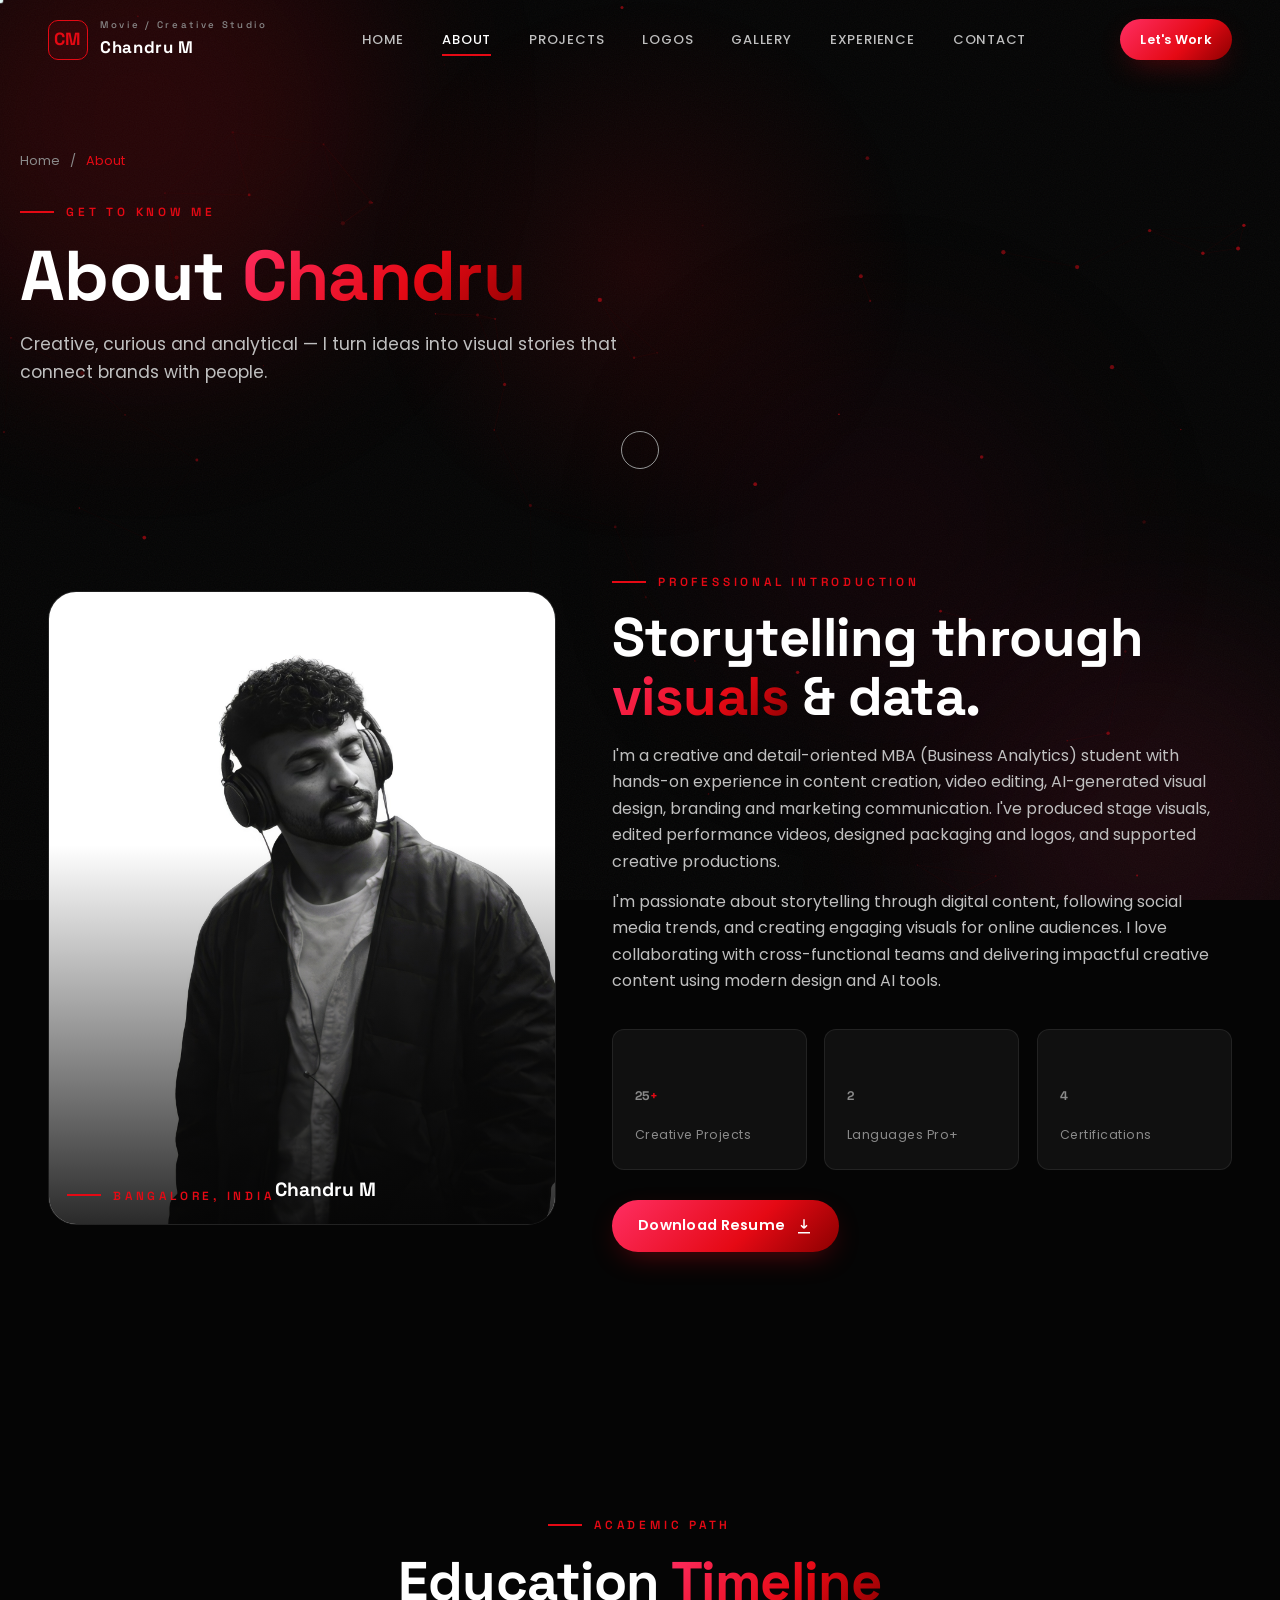
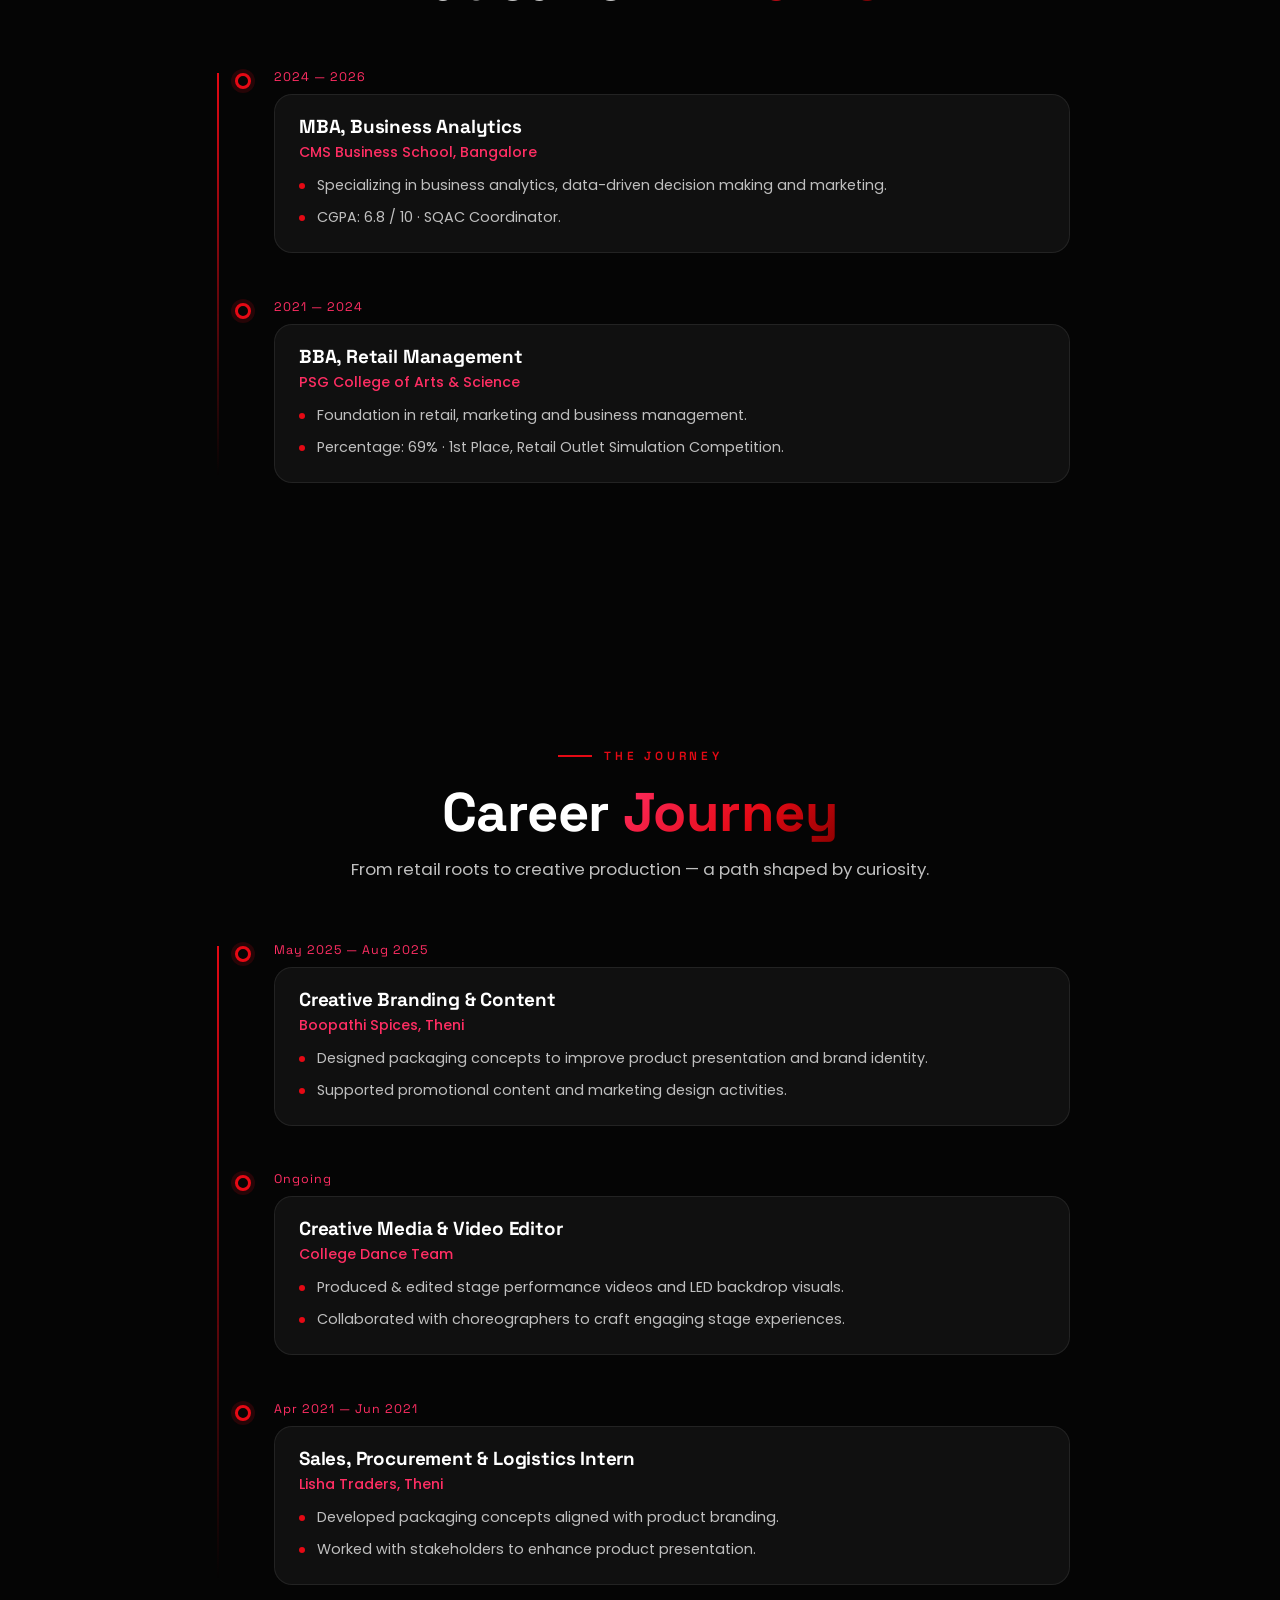
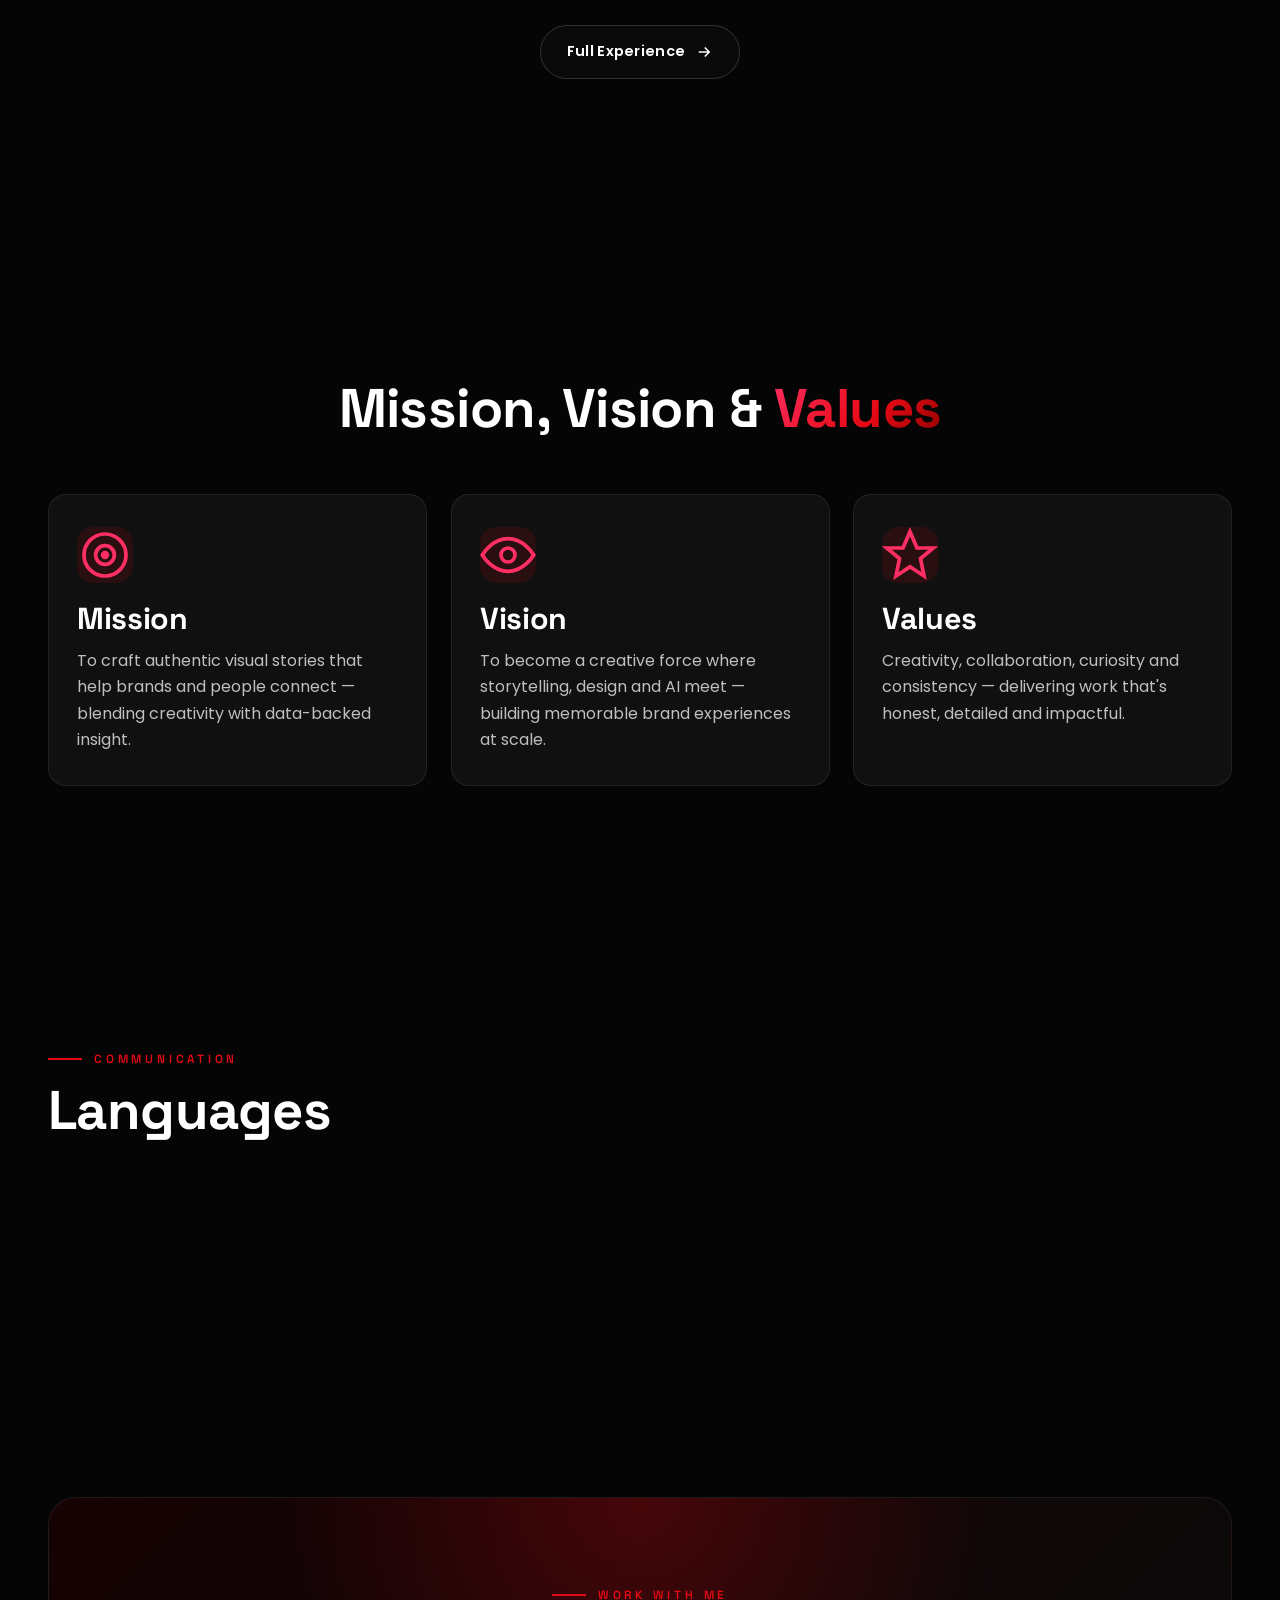
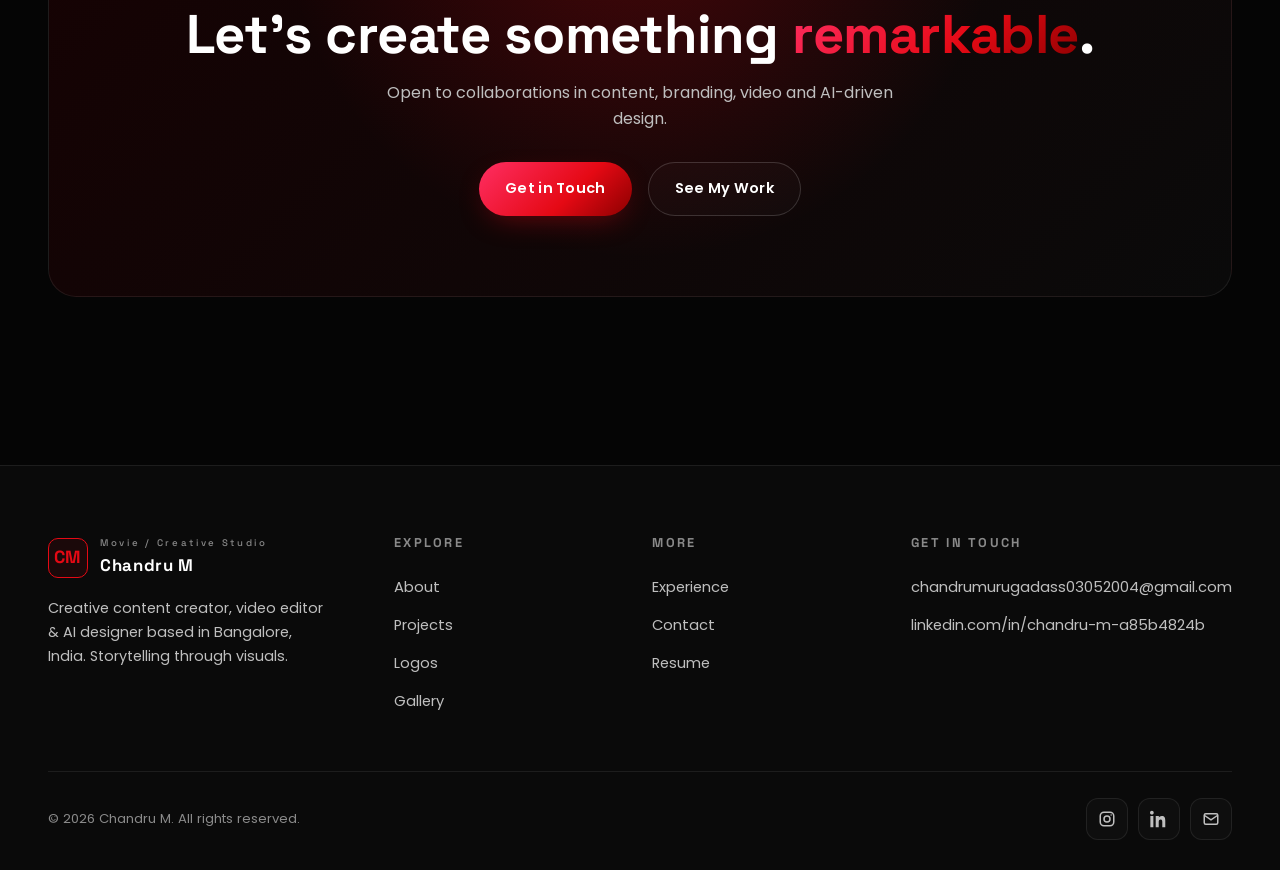
<file: about.html>
<!DOCTYPE html>
<html lang="en">
<head>
  <meta charset="UTF-8" />
  <meta name="viewport" content="width=device-width, initial-scale=1.0" />
  <title>About — Chandru M | Creative Content Creator & Storyteller</title>
  <meta name="description" content="About Chandru M — MBA (Business Analytics) student, creative content creator, video editor and AI designer. Education, journey, mission, vision and values." />
  <meta name="theme-color" content="#050505" />
  <meta property="og:title" content="About Chandru M" />
  <meta property="og:image" content="assets/profile/CHAN M.jpg" />
  <link rel="icon" href="data:image/svg+xml,%3Csvg xmlns='http://www.w3.org/2000/svg' viewBox='0 0 100 100'%3E%3Crect width='100' height='100' rx='22' fill='%23050505'/%3E%3Ctext x='50' y='68' font-family='Arial' font-size='54' font-weight='bold' fill='%23e50914' text-anchor='middle'%3ECM%3C/text%3E%3C/svg%3E" />
  <link rel="preconnect" href="https://fonts.googleapis.com" />
  <link rel="preconnect" href="https://fonts.gstatic.com" crossorigin />
  <link href="https://fonts.googleapis.com/css2?family=Poppins:wght@300;400;500;600;700&family=Space+Grotesk:wght@400;500;600;700&display=swap" rel="stylesheet" />
  <link rel="stylesheet" href="css/style.css" />
  <link rel="stylesheet" href="css/animations.css" />
  <link rel="stylesheet" href="css/responsive.css" />
</head>
<body>
  <div id="loader"><div class="loader-logo">CHANDRU<span>.</span>M</div><div class="loader-bar"><i></i></div><div class="loader-pct">000 %</div></div>
  <div class="cursor-dot"></div><div class="cursor-ring"></div><div class="scroll-progress"></div>
  <div class="fx-spotlight"></div><div class="fx-noise"></div>
  <div class="fx-gradient"><span></span><span></span><span></span></div>
  <canvas id="particles"></canvas>

  <!-- Header -->
  <header class="site-header">
    <div class="container nav">
      <a href="index.html" class="brand" data-magnetic><span class="mark">CM</span><span><small>Movie / Creative Studio</small><b>Chandru M</b></span></a>
      <nav class="nav-links" aria-label="Primary">
        <a href="index.html">Home</a><a href="about.html">About</a><a href="projects.html">Projects</a>
        <a href="logos.html">Logos</a><a href="gallery.html">Gallery</a><a href="experience.html">Experience</a><a href="contact.html">Contact</a>
      </nav>
      <div class="nav-cta"><a href="contact.html" class="btn btn-primary btn-sm" data-magnetic>Let's Work</a>
        <button class="menu-toggle" aria-label="Toggle menu"><span></span><span></span><span></span></button></div>
    </div>
  </header>

  <main>
    <!-- Page hero -->
    <section class="page-hero container">
      <div class="breadcrumb"><a href="index.html">Home</a> / <span>About</span></div>
      <span class="eyebrow">Get to know me</span>
      <h1>About <span class="text-grad">Chandru</span></h1>
      <p>Creative, curious and analytical — I turn ideas into visual stories that connect brands with people.</p>
    </section>

    <!-- Intro split -->
    <section class="section container">
      <div class="about-split">
        <div class="about-photo glass" data-reveal data-tilt="6">
          <img src="assets/profile/CHAN M.jpg" alt="Chandru M" />
          <div class="tag"><span class="eyebrow">Bangalore, India</span><b>Chandru M</b></div>
        </div>
        <div class="about-text">
          <span class="eyebrow" data-reveal>Professional Introduction</span>
          <h2 data-reveal data-delay="1">Storytelling through <span class="text-grad">visuals</span> & data.</h2>
          <p data-reveal data-delay="2">I'm a creative and detail-oriented MBA (Business Analytics) student with hands-on experience in content creation, video editing, AI-generated visual design, branding and marketing communication. I've produced stage visuals, edited performance videos, designed packaging and logos, and supported creative productions.</p>
          <p data-reveal data-delay="3">I'm passionate about storytelling through digital content, following social media trends, and creating engaging visuals for online audiences. I love collaborating with cross-functional teams and delivering impactful creative content using modern design and AI tools.</p>
          <div class="stat-row">
            <div class="stat" data-reveal><b><span data-count="25">0</span><span class="plus">+</span></b><span>Creative Projects</span></div>
            <div class="stat" data-reveal data-delay="1"><b><span data-count="2">0</span></b><span>Languages Pro+</span></div>
            <div class="stat" data-reveal data-delay="2"><b><span data-count="4">0</span></b><span>Certifications</span></div>
          </div>
          <div style="margin-top:30px" data-reveal data-delay="2">
            <a href="assets/resume/Chandru-M-Resume.pdf" download class="btn btn-primary" data-magnetic>Download Resume
              <svg viewBox="0 0 24 24" fill="none" stroke="currentColor" stroke-width="2" width="16" height="16"><path d="M12 3v12m0 0l-4-4m4 4l4-4M4 21h16"/></svg></a>
          </div>
        </div>
      </div>
    </section>

    <!-- Education timeline -->
    <section class="section container">
      <div class="section-head center">
        <span class="eyebrow center" data-reveal>Academic Path</span>
        <h2 data-reveal data-delay="1">Education <span class="text-grad">Timeline</span></h2>
      </div>
      <div class="timeline">
        <div class="tl-item" data-reveal>
          <div class="tl-date">2024 — 2026</div>
          <div class="tl-card">
            <h3>MBA, Business Analytics</h3>
            <div class="org">CMS Business School, Bangalore</div>
            <ul>
              <li>Specializing in business analytics, data-driven decision making and marketing.</li>
              <li>CGPA: 6.8 / 10 · SQAC Coordinator.</li>
            </ul>
          </div>
        </div>
        <div class="tl-item" data-reveal data-delay="1">
          <div class="tl-date">2021 — 2024</div>
          <div class="tl-card">
            <h3>BBA, Retail Management</h3>
            <div class="org">PSG College of Arts & Science</div>
            <ul>
              <li>Foundation in retail, marketing and business management.</li>
              <li>Percentage: 69% · 1st Place, Retail Outlet Simulation Competition.</li>
            </ul>
          </div>
        </div>
      </div>
    </section>

    <!-- Career journey -->
    <section class="section container">
      <div class="section-head center">
        <span class="eyebrow center" data-reveal>The Journey</span>
        <h2 data-reveal data-delay="1">Career <span class="text-grad">Journey</span></h2>
        <p data-reveal data-delay="2">From retail roots to creative production — a path shaped by curiosity.</p>
      </div>
      <div class="timeline">
        <div class="tl-item" data-reveal>
          <div class="tl-date">May 2025 — Aug 2025</div>
          <div class="tl-card"><h3>Creative Branding & Content</h3><div class="org">Boopathi Spices, Theni</div>
            <ul><li>Designed packaging concepts to improve product presentation and brand identity.</li><li>Supported promotional content and marketing design activities.</li></ul></div>
        </div>
        <div class="tl-item" data-reveal data-delay="1">
          <div class="tl-date">Ongoing</div>
          <div class="tl-card"><h3>Creative Media & Video Editor</h3><div class="org">College Dance Team</div>
            <ul><li>Produced & edited stage performance videos and LED backdrop visuals.</li><li>Collaborated with choreographers to craft engaging stage experiences.</li></ul></div>
        </div>
        <div class="tl-item" data-reveal data-delay="2">
          <div class="tl-date">Apr 2021 — Jun 2021</div>
          <div class="tl-card"><h3>Sales, Procurement & Logistics Intern</h3><div class="org">Lisha Traders, Theni</div>
            <ul><li>Developed packaging concepts aligned with product branding.</li><li>Worked with stakeholders to enhance product presentation.</li></ul></div>
        </div>
      </div>
      <div style="text-align:center;margin-top:40px" data-reveal>
        <a href="experience.html" class="btn btn-ghost" data-magnetic>Full Experience
          <svg viewBox="0 0 24 24" fill="none" stroke="currentColor" stroke-width="2" width="16" height="16"><path d="M5 12h14m-6-6l6 6-6 6"/></svg></a>
      </div>
    </section>

    <!-- Mission / Vision / Values -->
    <section class="section container">
      <div class="section-head center">
        <span class="eyebrow center" data-reveal>What Drives Me</span>
        <h2 data-reveal data-delay="1">Mission, Vision & <span class="text-grad">Values</span></h2>
      </div>
      <div class="grid mvv-grid">
        <div class="mvv" data-reveal>
          <div class="ic"><svg viewBox="0 0 24 24" fill="none" stroke="currentColor" stroke-width="1.6"><circle cx="12" cy="12" r="9"/><circle cx="12" cy="12" r="4"/><circle cx="12" cy="12" r="1" fill="currentColor"/></svg></div>
          <h3>Mission</h3>
          <p>To craft authentic visual stories that help brands and people connect — blending creativity with data-backed insight.</p>
        </div>
        <div class="mvv" data-reveal data-delay="1">
          <div class="ic"><svg viewBox="0 0 24 24" fill="none" stroke="currentColor" stroke-width="1.6"><path d="M1 12s4-7 11-7 11 7 11 7-4 7-11 7S1 12 1 12z"/><circle cx="12" cy="12" r="3"/></svg></div>
          <h3>Vision</h3>
          <p>To become a creative force where storytelling, design and AI meet — building memorable brand experiences at scale.</p>
        </div>
        <div class="mvv" data-reveal data-delay="2">
          <div class="ic"><svg viewBox="0 0 24 24" fill="none" stroke="currentColor" stroke-width="1.6"><path d="M12 2l3 7h7l-5.5 4.5L18 21l-6-4-6 4 1.5-7.5L2 9h7z"/></svg></div>
          <h3>Values</h3>
          <p>Creativity, collaboration, curiosity and consistency — delivering work that's honest, detailed and impactful.</p>
        </div>
      </div>
    </section>

    <!-- Languages -->
    <section class="section container">
      <div class="section-head" data-reveal>
        <span class="eyebrow">Communication</span>
        <h2 style="margin-top:12px">Languages</h2>
      </div>
      <div class="tool-cloud" data-reveal>
        <span class="tool-pill"><i></i>Tamil — Native</span>
        <span class="tool-pill"><i></i>English — Professional</span>
        <span class="tool-pill"><i></i>Kannada — Working</span>
        <span class="tool-pill"><i></i>Malayalam — Working</span>
      </div>
    </section>

    <!-- CTA -->
    <section class="section container">
      <div class="cta-band" data-reveal>
        <span class="eyebrow center">Work With Me</span>
        <h2>Let's create something <span class="text-grad">remarkable</span>.</h2>
        <p>Open to collaborations in content, branding, video and AI-driven design.</p>
        <div class="cta-actions"><a href="contact.html" class="btn btn-primary" data-magnetic>Get in Touch</a><a href="projects.html" class="btn btn-ghost" data-magnetic>See My Work</a></div>
      </div>
    </section>
  </main>

  <!-- Footer -->
  <footer class="site-footer">
    <div class="container">
      <div class="footer-grid">
        <div class="footer-brand"><a href="index.html" class="brand"><span class="mark">CM</span><span><small>Movie / Creative Studio</small><b>Chandru M</b></span></a>
          <p>Creative content creator, video editor & AI designer based in Bangalore, India. Storytelling through visuals.</p></div>
        <div class="footer-col"><h4>Explore</h4><a href="about.html">About</a><a href="projects.html">Projects</a><a href="logos.html">Logos</a><a href="gallery.html">Gallery</a></div>
        <div class="footer-col"><h4>More</h4><a href="experience.html">Experience</a><a href="contact.html">Contact</a><a href="assets/resume/Chandru-M-Resume.pdf" download>Resume</a></div>
        <div class="footer-col"><h4>Get in touch</h4><a href="mailto:chandrumurugadass03052004@gmail.com">chandrumurugadass03052004@gmail.com</a><a href="https://www.linkedin.com/in/chandru-m-a85b4824b" target="_blank" rel="noopener">linkedin.com/in/chandru-m-a85b4824b</a></div>
      </div>
      <div class="footer-bottom"><span>© <span data-year>2026</span> Chandru M. All rights reserved.</span>
        <div class="footer-socials">
          <a href="https://www.instagram.com/_charming_chan_/?hl=en" target="_blank" rel="noopener" class="social-ico" aria-label="Instagram"><svg viewBox="0 0 24 24" fill="none" stroke="currentColor" stroke-width="2"><rect x="3" y="3" width="18" height="18" rx="5"/><circle cx="12" cy="12" r="4"/><circle cx="17.5" cy="6.5" r="1" fill="currentColor" stroke="none"/></svg></a>
          <a href="https://www.linkedin.com/in/chandru-m-a85b4824b" target="_blank" rel="noopener" class="social-ico" aria-label="LinkedIn"><svg viewBox="0 0 24 24" fill="currentColor"><path d="M4.98 3.5C4.98 4.88 3.87 6 2.5 6S0 4.88 0 3.5 1.12 1 2.5 1s2.48 1.12 2.48 2.5zM.5 8h4V23h-4V8zm7.5 0h3.8v2.05h.05c.53-1 1.83-2.05 3.76-2.05 4.02 0 4.76 2.65 4.76 6.1V23h-4v-6.6c0-1.57-.03-3.6-2.2-3.6-2.2 0-2.54 1.72-2.54 3.49V23h-4V8z"/></svg></a>
          <a href="contact.html" class="social-ico" aria-label="Email"><svg viewBox="0 0 24 24" fill="none" stroke="currentColor" stroke-width="2"><rect x="3" y="5" width="18" height="14" rx="2"/><path d="M3 7l9 6 9-6"/></svg></a>
        </div>
      </div>
    </div>
  </footer>
  <button class="to-top" aria-label="Back to top"><svg viewBox="0 0 24 24" width="20" height="20" fill="none" stroke="currentColor" stroke-width="2"><path d="M12 19V5m-7 7l7-7 7 7"/></svg></button>
  <script src="js/script.js"></script>
  <script src="js/animation.js"></script>
</body>
</html>
</file>
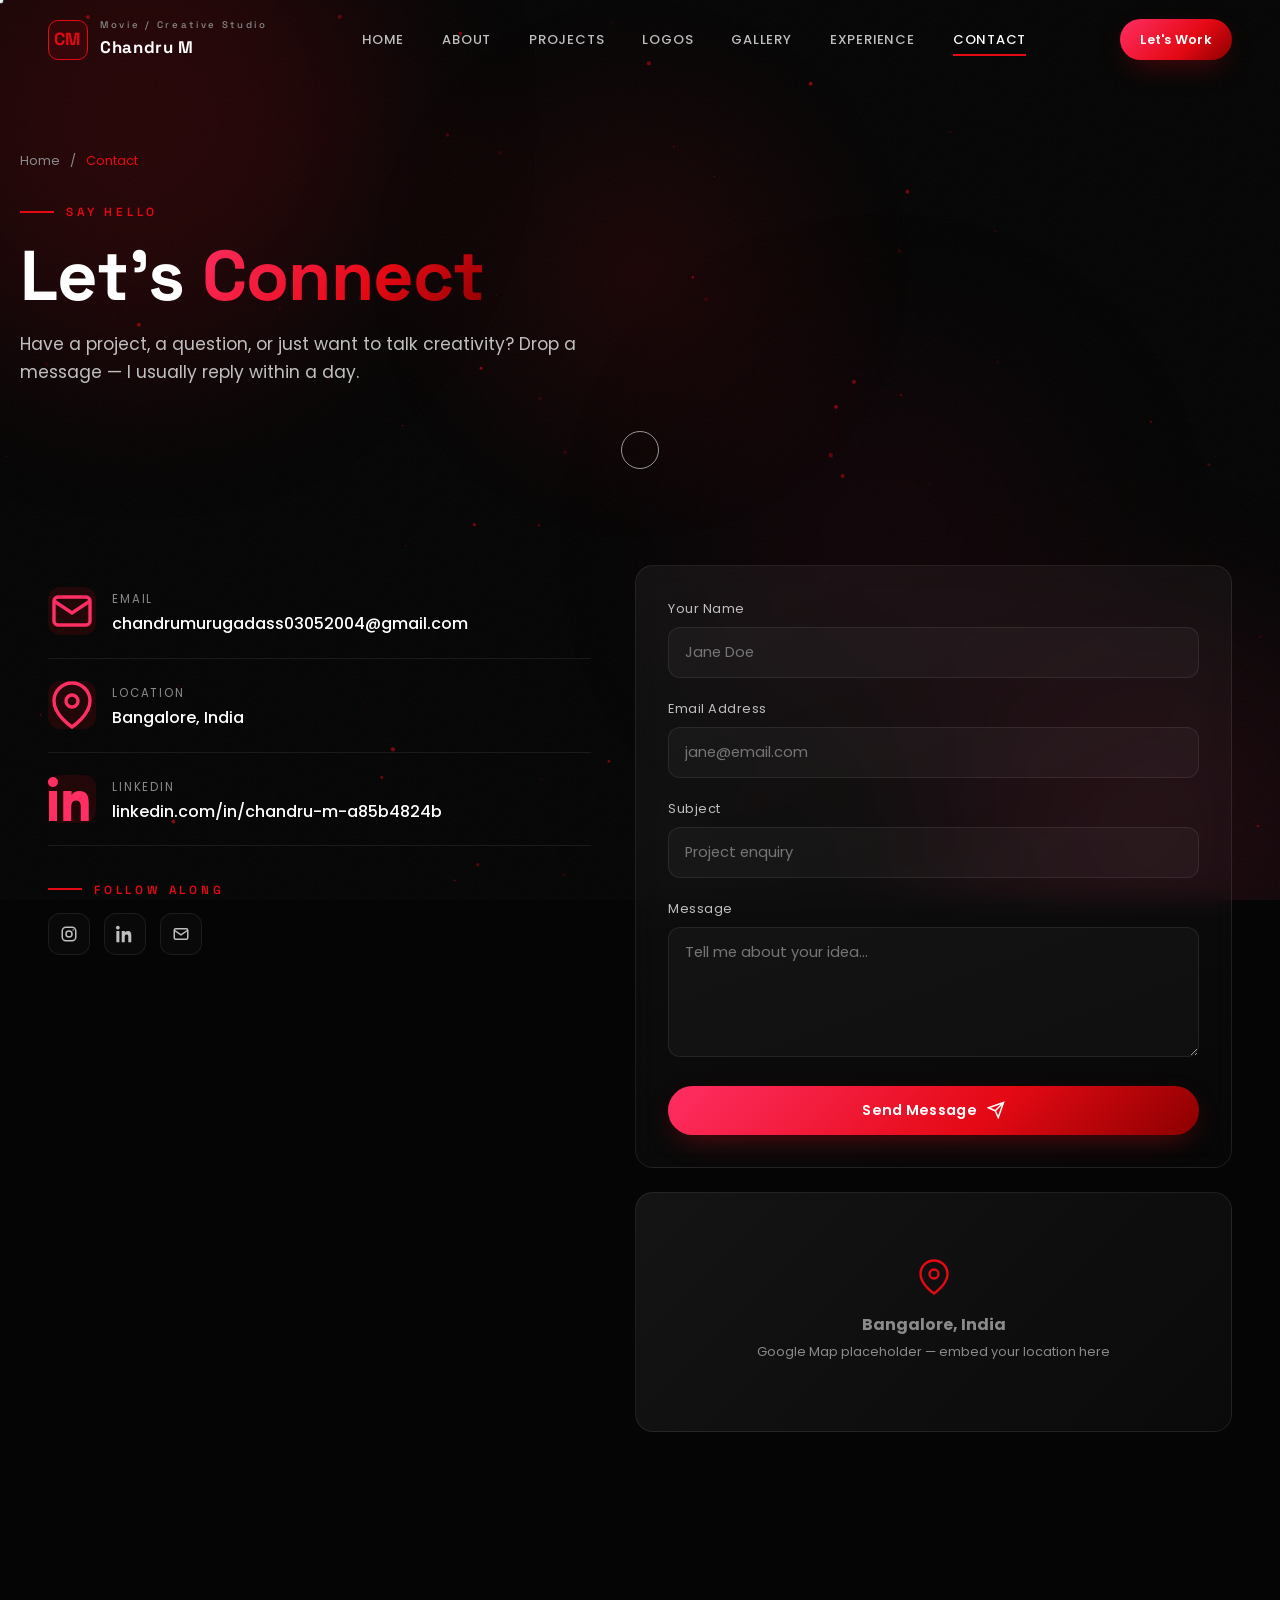
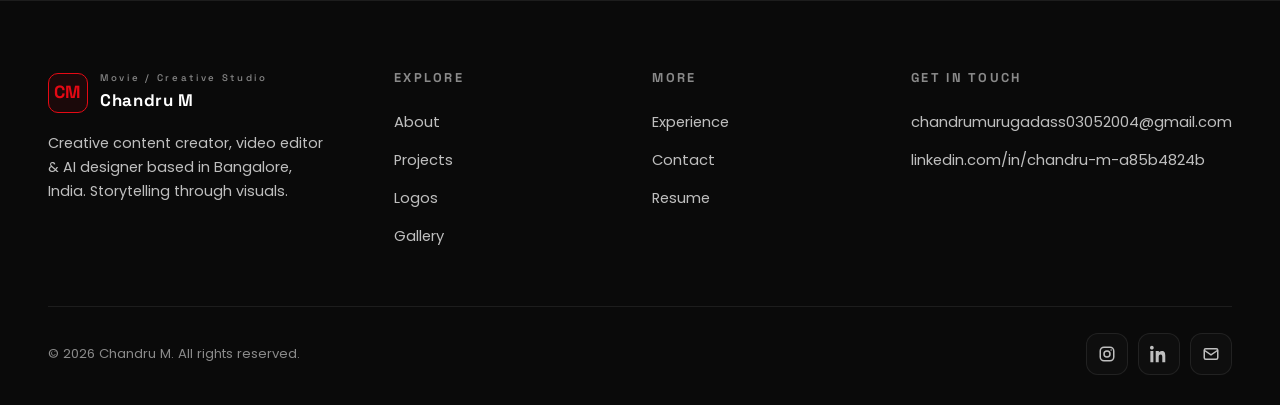
<file: contact.html>
<!DOCTYPE html>
<html lang="en">
<head>
  <meta charset="UTF-8" />
  <meta name="viewport" content="width=device-width, initial-scale=1.0" />
  <title>Contact — Chandru M | Let's Create Together</title>
  <meta name="description" content="Get in touch with Chandru M — creative content creator, video editor & AI designer in Bangalore. Email, phone, LinkedIn and contact form." />
  <meta name="theme-color" content="#050505" />
  <link rel="icon" href="data:image/svg+xml,%3Csvg xmlns='http://www.w3.org/2000/svg' viewBox='0 0 100 100'%3E%3Crect width='100' height='100' rx='22' fill='%23050505'/%3E%3Ctext x='50' y='68' font-family='Arial' font-size='54' font-weight='bold' fill='%23e50914' text-anchor='middle'%3ECM%3C/text%3E%3C/svg%3E" />
  <link rel="preconnect" href="https://fonts.googleapis.com" />
  <link rel="preconnect" href="https://fonts.gstatic.com" crossorigin />
  <link href="https://fonts.googleapis.com/css2?family=Poppins:wght@300;400;500;600;700&family=Space+Grotesk:wght@400;500;600;700&display=swap" rel="stylesheet" />
  <link rel="stylesheet" href="css/style.css" />
  <link rel="stylesheet" href="css/animations.css" />
  <link rel="stylesheet" href="css/responsive.css" />
</head>
<body>
  <div id="loader"><div class="loader-logo">CHANDRU<span>.</span>M</div><div class="loader-bar"><i></i></div><div class="loader-pct">000 %</div></div>
  <div class="cursor-dot"></div><div class="cursor-ring"></div><div class="scroll-progress"></div>
  <div class="fx-spotlight"></div><div class="fx-noise"></div>
  <div class="fx-gradient"><span></span><span></span><span></span></div>
  <canvas id="particles"></canvas>

  <header class="site-header">
    <div class="container nav">
      <a href="index.html" class="brand" data-magnetic><span class="mark">CM</span><span><small>Movie / Creative Studio</small><b>Chandru M</b></span></a>
      <nav class="nav-links" aria-label="Primary">
        <a href="index.html">Home</a><a href="about.html">About</a><a href="projects.html">Projects</a>
        <a href="logos.html">Logos</a><a href="gallery.html">Gallery</a><a href="experience.html">Experience</a><a href="contact.html">Contact</a>
      </nav>
      <div class="nav-cta"><a href="contact.html" class="btn btn-primary btn-sm" data-magnetic>Let's Work</a>
        <button class="menu-toggle" aria-label="Toggle menu"><span></span><span></span><span></span></button></div>
    </div>
  </header>

  <main>
    <section class="page-hero container">
      <div class="breadcrumb"><a href="index.html">Home</a> / <span>Contact</span></div>
      <span class="eyebrow">Say Hello</span>
      <h1>Let's <span class="text-grad">Connect</span></h1>
      <p>Have a project, a question, or just want to talk creativity? Drop a message — I usually reply within a day.</p>
    </section>

    <section class="section container">
      <div class="contact-grid">
        <!-- Info -->
        <div class="contact-info" data-reveal>
          <div class="info-item">
            <div class="ic"><svg viewBox="0 0 24 24" fill="none" stroke="currentColor" stroke-width="1.7"><rect x="3" y="5" width="18" height="14" rx="2"/><path d="M3 7l9 6 9-6"/></svg></div>
            <div><small>Email</small><br><b>chandrumurugadass03052004@gmail.com</b></div>
          </div>

          <div class="info-item">
            <div class="ic"><svg viewBox="0 0 24 24" fill="none" stroke="currentColor" stroke-width="1.7"><path d="M21 10c0 7-9 13-9 13s-9-6-9-13a9 9 0 0 1 18 0z"/><circle cx="12" cy="10" r="3"/></svg></div>
            <div><small>Location</small><br><b>Bangalore, India</b></div>
          </div>
          <div class="info-item">
            <div class="ic"><svg viewBox="0 0 24 24" fill="currentColor"><path d="M4.98 3.5C4.98 4.88 3.87 6 2.5 6S0 4.88 0 3.5 1.12 1 2.5 1s2.48 1.12 2.48 2.5zM.5 8h4V23h-4V8zm7.5 0h3.8v2.05h.05c.53-1 1.83-2.05 3.76-2.05 4.02 0 4.76 2.65 4.76 6.1V23h-4v-6.6c0-1.57-.03-3.6-2.2-3.6-2.2 0-2.54 1.72-2.54 3.49V23h-4V8z"/></svg></div>
            <div><small>LinkedIn</small><br><b>linkedin.com/in/chandru-m-a85b4824b</b></div>
          </div>

          <div style="margin-top:26px">
            <p class="eyebrow" style="margin-bottom:14px">Follow Along</p>
            <div class="socials">
              <a href="https://www.instagram.com/_charming_chan_/?hl=en" target="_blank" rel="noopener" class="social-ico" aria-label="Instagram"><svg viewBox="0 0 24 24" fill="none" stroke="currentColor" stroke-width="2"><rect x="3" y="3" width="18" height="18" rx="5"/><circle cx="12" cy="12" r="4"/><circle cx="17.5" cy="6.5" r="1" fill="currentColor" stroke="none"/></svg></a>
              <a href="https://www.linkedin.com/in/chandru-m-a85b4824b" target="_blank" rel="noopener" class="social-ico" aria-label="LinkedIn"><svg viewBox="0 0 24 24" fill="currentColor"><path d="M4.98 3.5C4.98 4.88 3.87 6 2.5 6S0 4.88 0 3.5 1.12 1 2.5 1s2.48 1.12 2.48 2.5zM.5 8h4V23h-4V8zm7.5 0h3.8v2.05h.05c.53-1 1.83-2.05 3.76-2.05 4.02 0 4.76 2.65 4.76 6.1V23h-4v-6.6c0-1.57-.03-3.6-2.2-3.6-2.2 0-2.54 1.72-2.54 3.49V23h-4V8z"/></svg></a>

              <a href="#contact-form" class="social-ico" aria-label="Email"><svg viewBox="0 0 24 24" fill="none" stroke="currentColor" stroke-width="2"><rect x="3" y="5" width="18" height="14" rx="2"/><path d="M3 7l9 6 9-6"/></svg></a>
            </div>
          </div>
        </div>

        <!-- Form -->
        <div>
          <div class="form-card glass" data-reveal data-delay="1">
            <form id="contact-form" action="https://formsubmit.co/chandrumurugadass03052004@gmail.com" method="POST">
              <input type="hidden" name="_next" value="https://chandrumurugadass03052004-gif.github.io/portfolio/contact.html?submitted=true#contact-form">
              <input type="hidden" name="_subject" value="New Contact Form Submission!">
              <div class="field">
                <label for="name">Your Name</label>
                <input type="text" id="name" name="name" placeholder="Jane Doe" required />
              </div>
              <div class="field">
                <label for="email">Email Address</label>
                <input type="email" id="email" name="email" placeholder="jane@email.com" required />
              </div>
              <div class="field">
                <label for="subject">Subject</label>
                <input type="text" id="subject" name="subject" placeholder="Project enquiry" required />
              </div>
              <div class="field">
                <label for="message">Message</label>
                <textarea id="message" name="message" placeholder="Tell me about your idea…" required></textarea>
              </div>
              <button type="submit" class="btn btn-primary" data-magnetic style="width:100%;justify-content:center">
                Send Message
                <svg viewBox="0 0 24 24" fill="none" stroke="currentColor" stroke-width="2" width="16" height="16"><path d="M22 2L11 13M22 2l-7 20-4-9-9-4 20-7z"/></svg>
              </button>
            </form>
            <div class="form-note"></div>
          </div>

          <div class="map-wrap" data-reveal data-delay="2">
            <div class="mp">
              <svg viewBox="0 0 24 24" fill="none" stroke="currentColor" stroke-width="1.6"><path d="M21 10c0 7-9 13-9 13s-9-6-9-13a9 9 0 0 1 18 0z"/><circle cx="12" cy="10" r="3"/></svg>
              <div><b>Bangalore, India</b></div>
              <span style="font-size:0.8rem">Google Map placeholder — embed your location here</span>
            </div>
          </div>
        </div>
      </div>
    </section>
  </main>

  <footer class="site-footer">
    <div class="container">
      <div class="footer-grid">
        <div class="footer-brand"><a href="index.html" class="brand"><span class="mark">CM</span><span><small>Movie / Creative Studio</small><b>Chandru M</b></span></a>
          <p>Creative content creator, video editor & AI designer based in Bangalore, India. Storytelling through visuals.</p></div>
        <div class="footer-col"><h4>Explore</h4><a href="about.html">About</a><a href="projects.html">Projects</a><a href="logos.html">Logos</a><a href="gallery.html">Gallery</a></div>
        <div class="footer-col"><h4>More</h4><a href="experience.html">Experience</a><a href="contact.html">Contact</a><a href="assets/resume/Chandru-M-Resume.pdf" download>Resume</a></div>
        <div class="footer-col"><h4>Get in touch</h4><a href="mailto:chandrumurugadass03052004@gmail.com">chandrumurugadass03052004@gmail.com</a><a href="https://www.linkedin.com/in/chandru-m-a85b4824b" target="_blank" rel="noopener">linkedin.com/in/chandru-m-a85b4824b</a></div>
      </div>
      <div class="footer-bottom"><span>© <span data-year>2026</span> Chandru M. All rights reserved.</span>
        <div class="footer-socials">
          <a href="https://www.instagram.com/_charming_chan_/?hl=en" target="_blank" rel="noopener" class="social-ico" aria-label="Instagram"><svg viewBox="0 0 24 24" fill="none" stroke="currentColor" stroke-width="2"><rect x="3" y="3" width="18" height="18" rx="5"/><circle cx="12" cy="12" r="4"/><circle cx="17.5" cy="6.5" r="1" fill="currentColor" stroke="none"/></svg></a>
          <a href="https://www.linkedin.com/in/chandru-m-a85b4824b" target="_blank" rel="noopener" class="social-ico" aria-label="LinkedIn"><svg viewBox="0 0 24 24" fill="currentColor"><path d="M4.98 3.5C4.98 4.88 3.87 6 2.5 6S0 4.88 0 3.5 1.12 1 2.5 1s2.48 1.12 2.48 2.5zM.5 8h4V23h-4V8zm7.5 0h3.8v2.05h.05c.53-1 1.83-2.05 3.76-2.05 4.02 0 4.76 2.65 4.76 6.1V23h-4v-6.6c0-1.57-.03-3.6-2.2-3.6-2.2 0-2.54 1.72-2.54 3.49V23h-4V8z"/></svg></a>
          <a href="contact.html" class="social-ico" aria-label="Email"><svg viewBox="0 0 24 24" fill="none" stroke="currentColor" stroke-width="2"><rect x="3" y="5" width="18" height="14" rx="2"/><path d="M3 7l9 6 9-6"/></svg></a>
        </div>
      </div>
    </div>
  </footer>
  <button class="to-top" aria-label="Back to top"><svg viewBox="0 0 24 24" width="20" height="20" fill="none" stroke="currentColor" stroke-width="2"><path d="M12 19V5m-7 7l7-7 7 7"/></svg></button>
  <script src="js/script.js?v=3"></script>
  <script src="js/animation.js"></script>
</body>
</html>
</file>
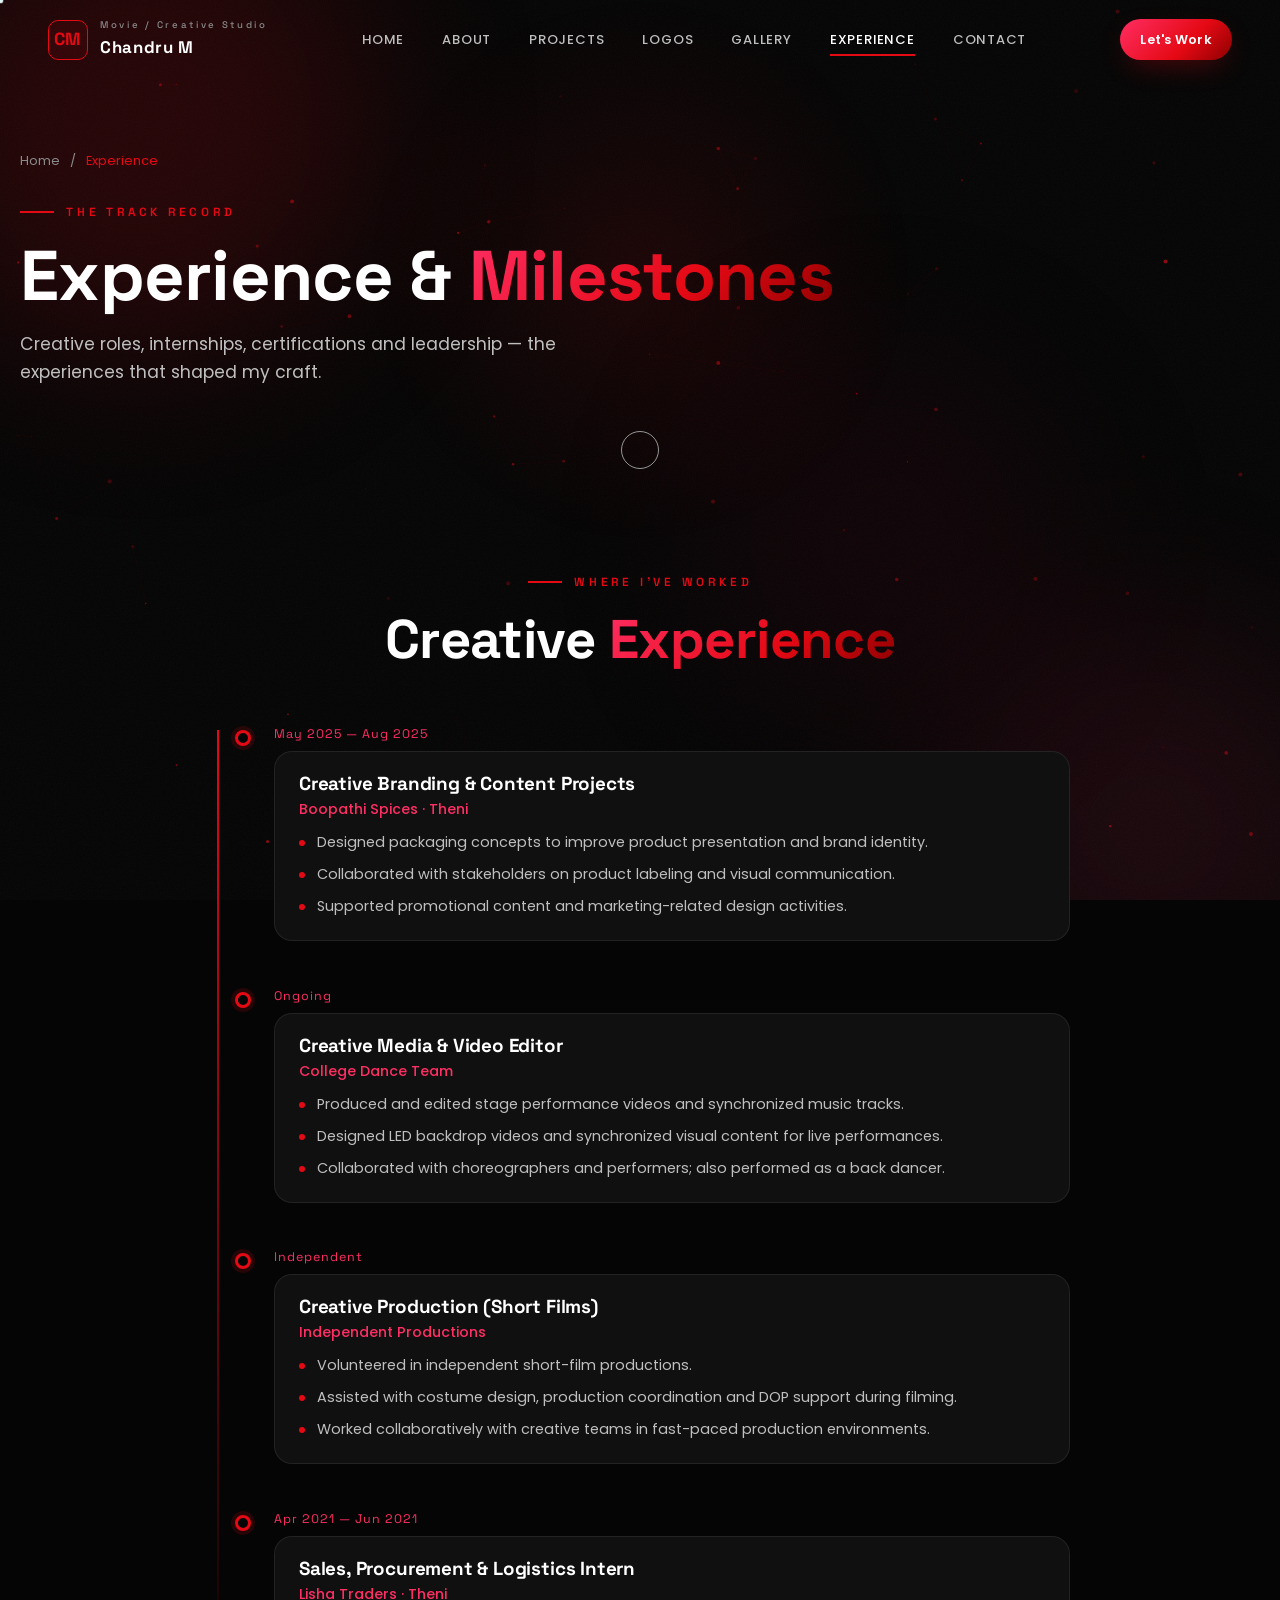
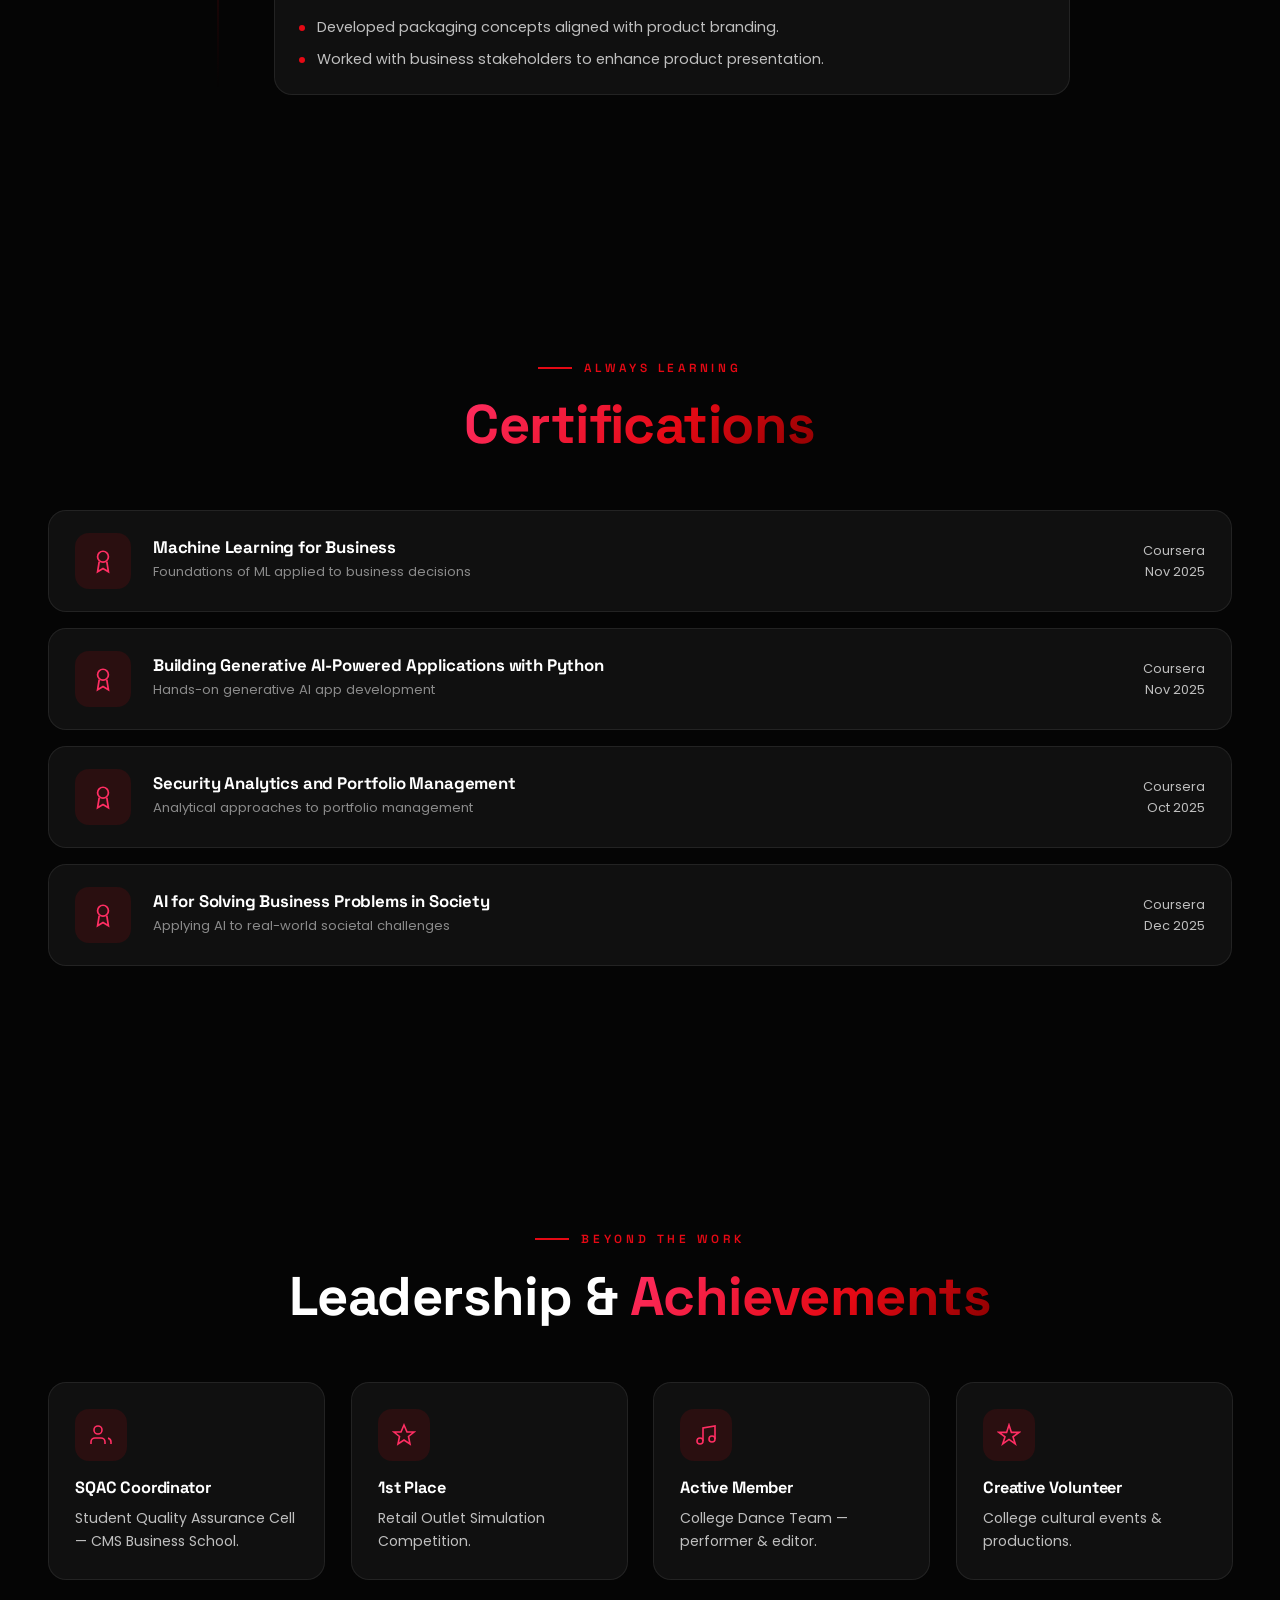
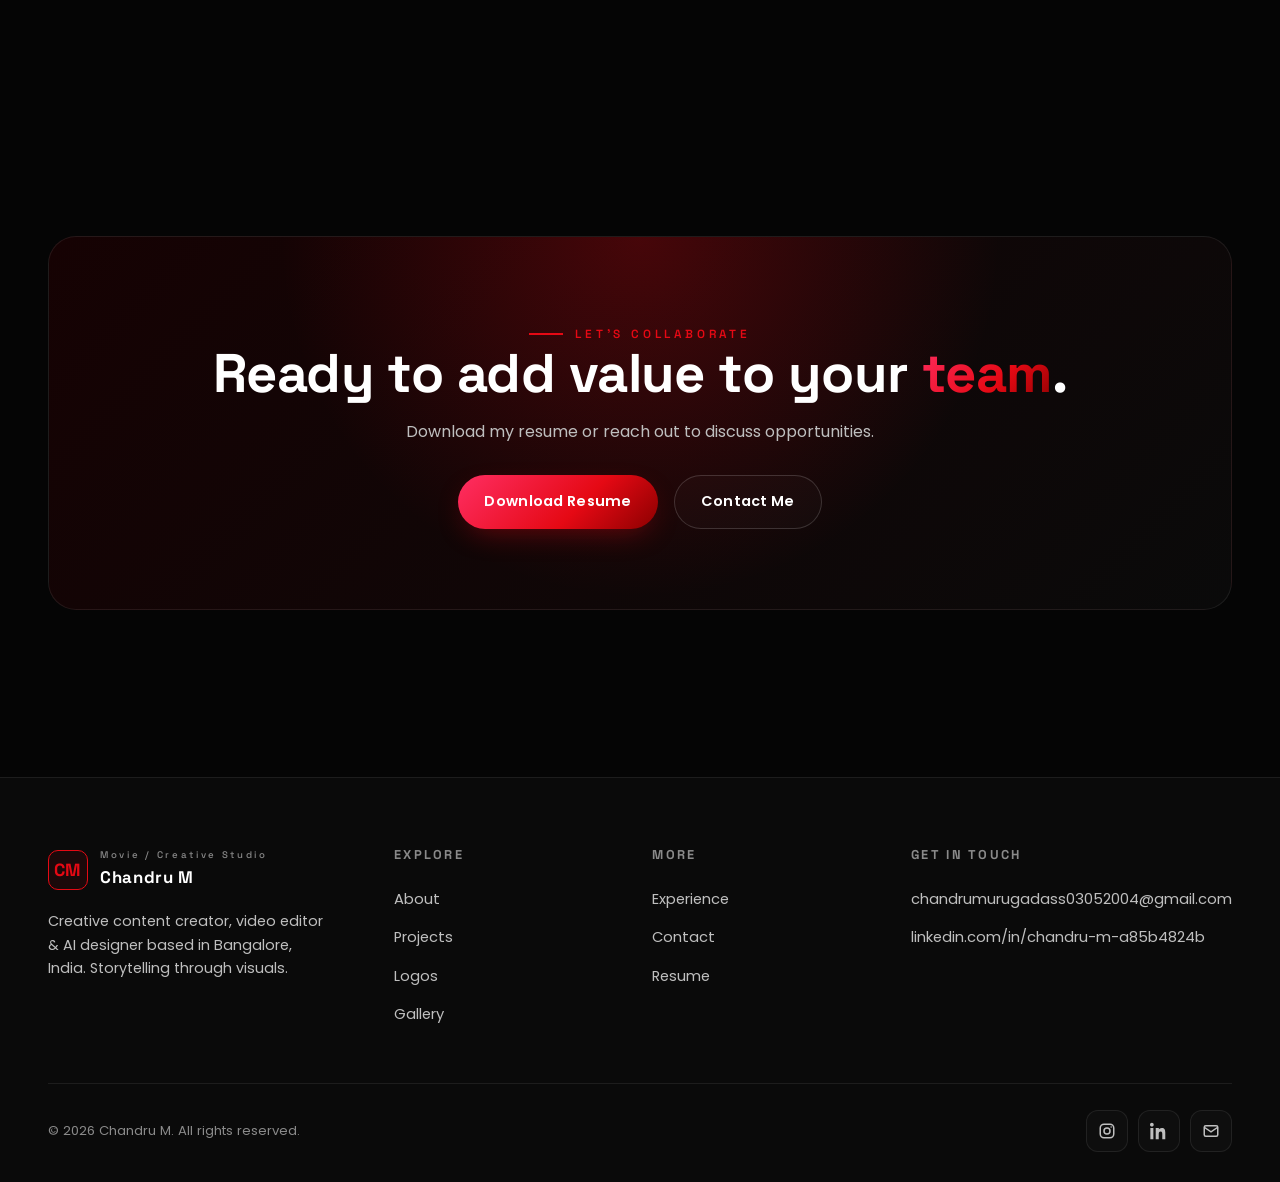
<file: experience.html>
<!DOCTYPE html>
<html lang="en">
<head>
  <meta charset="UTF-8" />
  <meta name="viewport" content="width=device-width, initial-scale=1.0" />
  <title>Experience — Chandru M | Creative Experience & Certifications</title>
  <meta name="description" content="Experience timeline, certifications, leadership and achievements of Chandru M — creative content, branding, video editing and AI design." />
  <meta name="theme-color" content="#050505" />
  <link rel="icon" href="data:image/svg+xml,%3Csvg xmlns='http://www.w3.org/2000/svg' viewBox='0 0 100 100'%3E%3Crect width='100' height='100' rx='22' fill='%23050505'/%3E%3Ctext x='50' y='68' font-family='Arial' font-size='54' font-weight='bold' fill='%23e50914' text-anchor='middle'%3ECM%3C/text%3E%3C/svg%3E" />
  <link rel="preconnect" href="https://fonts.googleapis.com" />
  <link rel="preconnect" href="https://fonts.gstatic.com" crossorigin />
  <link href="https://fonts.googleapis.com/css2?family=Poppins:wght@300;400;500;600;700&family=Space+Grotesk:wght@400;500;600;700&display=swap" rel="stylesheet" />
  <link rel="stylesheet" href="css/style.css" />
  <link rel="stylesheet" href="css/animations.css" />
  <link rel="stylesheet" href="css/responsive.css" />
</head>
<body>
  <div id="loader"><div class="loader-logo">CHANDRU<span>.</span>M</div><div class="loader-bar"><i></i></div><div class="loader-pct">000 %</div></div>
  <div class="cursor-dot"></div><div class="cursor-ring"></div><div class="scroll-progress"></div>
  <div class="fx-spotlight"></div><div class="fx-noise"></div>
  <div class="fx-gradient"><span></span><span></span><span></span></div>
  <canvas id="particles"></canvas>

  <header class="site-header">
    <div class="container nav">
      <a href="index.html" class="brand" data-magnetic><span class="mark">CM</span><span><small>Movie / Creative Studio</small><b>Chandru M</b></span></a>
      <nav class="nav-links" aria-label="Primary">
        <a href="index.html">Home</a><a href="about.html">About</a><a href="projects.html">Projects</a>
        <a href="logos.html">Logos</a><a href="gallery.html">Gallery</a><a href="experience.html">Experience</a><a href="contact.html">Contact</a>
      </nav>
      <div class="nav-cta"><a href="contact.html" class="btn btn-primary btn-sm" data-magnetic>Let's Work</a>
        <button class="menu-toggle" aria-label="Toggle menu"><span></span><span></span><span></span></button></div>
    </div>
  </header>

  <main>
    <section class="page-hero container">
      <div class="breadcrumb"><a href="index.html">Home</a> / <span>Experience</span></div>
      <span class="eyebrow">The Track Record</span>
      <h1>Experience &amp; <span class="text-grad">Milestones</span></h1>
      <p>Creative roles, internships, certifications and leadership — the experiences that shaped my craft.</p>
    </section>

    <!-- Experience timeline -->
    <section class="section container">
      <div class="section-head center">
        <span class="eyebrow center" data-reveal>Where I've Worked</span>
        <h2 data-reveal data-delay="1">Creative <span class="text-grad">Experience</span></h2>
      </div>
      <div class="timeline">
        <div class="tl-item" data-reveal>
          <div class="tl-date">May 2025 — Aug 2025</div>
          <div class="tl-card"><h3>Creative Branding & Content Projects</h3><div class="org">Boopathi Spices · Theni</div>
            <ul>
              <li>Designed packaging concepts to improve product presentation and brand identity.</li>
              <li>Collaborated with stakeholders on product labeling and visual communication.</li>
              <li>Supported promotional content and marketing-related design activities.</li>
            </ul></div>
        </div>
        <div class="tl-item" data-reveal data-delay="1">
          <div class="tl-date">Ongoing</div>
          <div class="tl-card"><h3>Creative Media & Video Editor</h3><div class="org">College Dance Team</div>
            <ul>
              <li>Produced and edited stage performance videos and synchronized music tracks.</li>
              <li>Designed LED backdrop videos and synchronized visual content for live performances.</li>
              <li>Collaborated with choreographers and performers; also performed as a back dancer.</li>
            </ul></div>
        </div>
        <div class="tl-item" data-reveal data-delay="2">
          <div class="tl-date">Independent</div>
          <div class="tl-card"><h3>Creative Production (Short Films)</h3><div class="org">Independent Productions</div>
            <ul>
              <li>Volunteered in independent short-film productions.</li>
              <li>Assisted with costume design, production coordination and DOP support during filming.</li>
              <li>Worked collaboratively with creative teams in fast-paced production environments.</li>
            </ul></div>
        </div>
        <div class="tl-item" data-reveal data-delay="3">
          <div class="tl-date">Apr 2021 — Jun 2021</div>
          <div class="tl-card"><h3>Sales, Procurement & Logistics Intern</h3><div class="org">Lisha Traders · Theni</div>
            <ul>
              <li>Developed packaging concepts aligned with product branding.</li>
              <li>Worked with business stakeholders to enhance product presentation.</li>
            </ul></div>
        </div>
      </div>
    </section>

    <!-- Certifications -->
    <section class="section container">
      <div class="section-head center">
        <span class="eyebrow center" data-reveal>Always Learning</span>
        <h2 data-reveal data-delay="1"><span class="text-grad">Certifications</span></h2>
      </div>
      <div class="cert-row">
        <div class="cert-card" data-reveal>
          <div class="badge"><svg viewBox="0 0 24 24" fill="none" stroke="currentColor" stroke-width="1.6"><circle cx="12" cy="8" r="5"/><path d="M8.5 12.5L7 22l5-3 5 3-1.5-9.5"/></svg></div>
          <div class="ct"><h3>Machine Learning for Business</h3><span>Foundations of ML applied to business decisions</span></div>
          <div class="issuer">Coursera<br>Nov 2025</div>
        </div>
        <div class="cert-card" data-reveal data-delay="1">
          <div class="badge"><svg viewBox="0 0 24 24" fill="none" stroke="currentColor" stroke-width="1.6"><circle cx="12" cy="8" r="5"/><path d="M8.5 12.5L7 22l5-3 5 3-1.5-9.5"/></svg></div>
          <div class="ct"><h3>Building Generative AI-Powered Applications with Python</h3><span>Hands-on generative AI app development</span></div>
          <div class="issuer">Coursera<br>Nov 2025</div>
        </div>
        <div class="cert-card" data-reveal data-delay="2">
          <div class="badge"><svg viewBox="0 0 24 24" fill="none" stroke="currentColor" stroke-width="1.6"><circle cx="12" cy="8" r="5"/><path d="M8.5 12.5L7 22l5-3 5 3-1.5-9.5"/></svg></div>
          <div class="ct"><h3>Security Analytics and Portfolio Management</h3><span>Analytical approaches to portfolio management</span></div>
          <div class="issuer">Coursera<br>Oct 2025</div>
        </div>
        <div class="cert-card" data-reveal data-delay="3">
          <div class="badge"><svg viewBox="0 0 24 24" fill="none" stroke="currentColor" stroke-width="1.6"><circle cx="12" cy="8" r="5"/><path d="M8.5 12.5L7 22l5-3 5 3-1.5-9.5"/></svg></div>
          <div class="ct"><h3>AI for Solving Business Problems in Society</h3><span>Applying AI to real-world societal challenges</span></div>
          <div class="issuer">Coursera<br>Dec 2025</div>
        </div>
      </div>
    </section>

    <!-- Leadership & Achievements -->
    <section class="section container">
      <div class="section-head center">
        <span class="eyebrow center" data-reveal>Beyond the Work</span>
        <h2 data-reveal data-delay="1">Leadership & <span class="text-grad">Achievements</span></h2>
      </div>
      <div class="grid cards-4">
        <div class="skill-card" data-reveal>
          <div class="ic"><svg viewBox="0 0 24 24" fill="none" stroke="currentColor" stroke-width="1.6"><path d="M16 21v-2a4 4 0 0 0-4-4H6a4 4 0 0 0-4 4v2"/><circle cx="9" cy="7" r="4"/><path d="M22 21v-2a4 4 0 0 0-3-3.87"/></svg></div>
          <h3 style="font-size:1.02rem">SQAC Coordinator</h3><p>Student Quality Assurance Cell — CMS Business School.</p>
        </div>
        <div class="skill-card" data-reveal data-delay="1">
          <div class="ic"><svg viewBox="0 0 24 24" fill="none" stroke="currentColor" stroke-width="1.6"><path d="M12 2l3 7h7l-5.5 4.5L18 21l-6-4-6 4 1.5-7.5L2 9h7z"/></svg></div>
          <h3 style="font-size:1.02rem">1st Place</h3><p>Retail Outlet Simulation Competition.</p>
        </div>
        <div class="skill-card" data-reveal data-delay="2">
          <div class="ic"><svg viewBox="0 0 24 24" fill="none" stroke="currentColor" stroke-width="1.6"><path d="M9 18V5l12-2v13"/><circle cx="6" cy="18" r="3"/><circle cx="18" cy="16" r="3"/></svg></div>
          <h3 style="font-size:1.02rem">Active Member</h3><p>College Dance Team — performer & editor.</p>
        </div>
        <div class="skill-card" data-reveal data-delay="3">
          <div class="ic"><svg viewBox="0 0 24 24" fill="none" stroke="currentColor" stroke-width="1.6"><path d="M12 2l2.4 7.4H22l-6 4.4 2.3 7.2-6.3-4.6L5.7 21 8 13.8 2 9.4h7.6z"/></svg></div>
          <h3 style="font-size:1.02rem">Creative Volunteer</h3><p>College cultural events & productions.</p>
        </div>
      </div>
    </section>

    <!-- CTA -->
    <section class="section container">
      <div class="cta-band" data-reveal>
        <span class="eyebrow center">Let's collaborate</span>
        <h2>Ready to add value to your <span class="text-grad">team</span>.</h2>
        <p>Download my resume or reach out to discuss opportunities.</p>
        <div class="cta-actions"><a href="assets/resume/Chandru-M-Resume.pdf" download class="btn btn-primary" data-magnetic>Download Resume</a><a href="contact.html" class="btn btn-ghost" data-magnetic>Contact Me</a></div>
      </div>
    </section>
  </main>

  <footer class="site-footer">
    <div class="container">
      <div class="footer-grid">
        <div class="footer-brand"><a href="index.html" class="brand"><span class="mark">CM</span><span><small>Movie / Creative Studio</small><b>Chandru M</b></span></a>
          <p>Creative content creator, video editor & AI designer based in Bangalore, India. Storytelling through visuals.</p></div>
        <div class="footer-col"><h4>Explore</h4><a href="about.html">About</a><a href="projects.html">Projects</a><a href="logos.html">Logos</a><a href="gallery.html">Gallery</a></div>
        <div class="footer-col"><h4>More</h4><a href="experience.html">Experience</a><a href="contact.html">Contact</a><a href="assets/resume/Chandru-M-Resume.pdf" download>Resume</a></div>
        <div class="footer-col"><h4>Get in touch</h4><a href="mailto:chandrumurugadass03052004@gmail.com">chandrumurugadass03052004@gmail.com</a><a href="https://www.linkedin.com/in/chandru-m-a85b4824b" target="_blank" rel="noopener">linkedin.com/in/chandru-m-a85b4824b</a></div>
      </div>
      <div class="footer-bottom"><span>© <span data-year>2026</span> Chandru M. All rights reserved.</span>
        <div class="footer-socials">
          <a href="https://www.instagram.com/_charming_chan_/?hl=en" target="_blank" rel="noopener" class="social-ico" aria-label="Instagram"><svg viewBox="0 0 24 24" fill="none" stroke="currentColor" stroke-width="2"><rect x="3" y="3" width="18" height="18" rx="5"/><circle cx="12" cy="12" r="4"/><circle cx="17.5" cy="6.5" r="1" fill="currentColor" stroke="none"/></svg></a>
          <a href="https://www.linkedin.com/in/chandru-m-a85b4824b" target="_blank" rel="noopener" class="social-ico" aria-label="LinkedIn"><svg viewBox="0 0 24 24" fill="currentColor"><path d="M4.98 3.5C4.98 4.88 3.87 6 2.5 6S0 4.88 0 3.5 1.12 1 2.5 1s2.48 1.12 2.48 2.5zM.5 8h4V23h-4V8zm7.5 0h3.8v2.05h.05c.53-1 1.83-2.05 3.76-2.05 4.02 0 4.76 2.65 4.76 6.1V23h-4v-6.6c0-1.57-.03-3.6-2.2-3.6-2.2 0-2.54 1.72-2.54 3.49V23h-4V8z"/></svg></a>
          <a href="contact.html" class="social-ico" aria-label="Email"><svg viewBox="0 0 24 24" fill="none" stroke="currentColor" stroke-width="2"><rect x="3" y="5" width="18" height="14" rx="2"/><path d="M3 7l9 6 9-6"/></svg></a>
        </div>
      </div>
    </div>
  </footer>
  <button class="to-top" aria-label="Back to top"><svg viewBox="0 0 24 24" width="20" height="20" fill="none" stroke="currentColor" stroke-width="2"><path d="M12 19V5m-7 7l7-7 7 7"/></svg></button>
  <script src="js/script.js"></script>
  <script src="js/animation.js"></script>
</body>
</html>
</file>
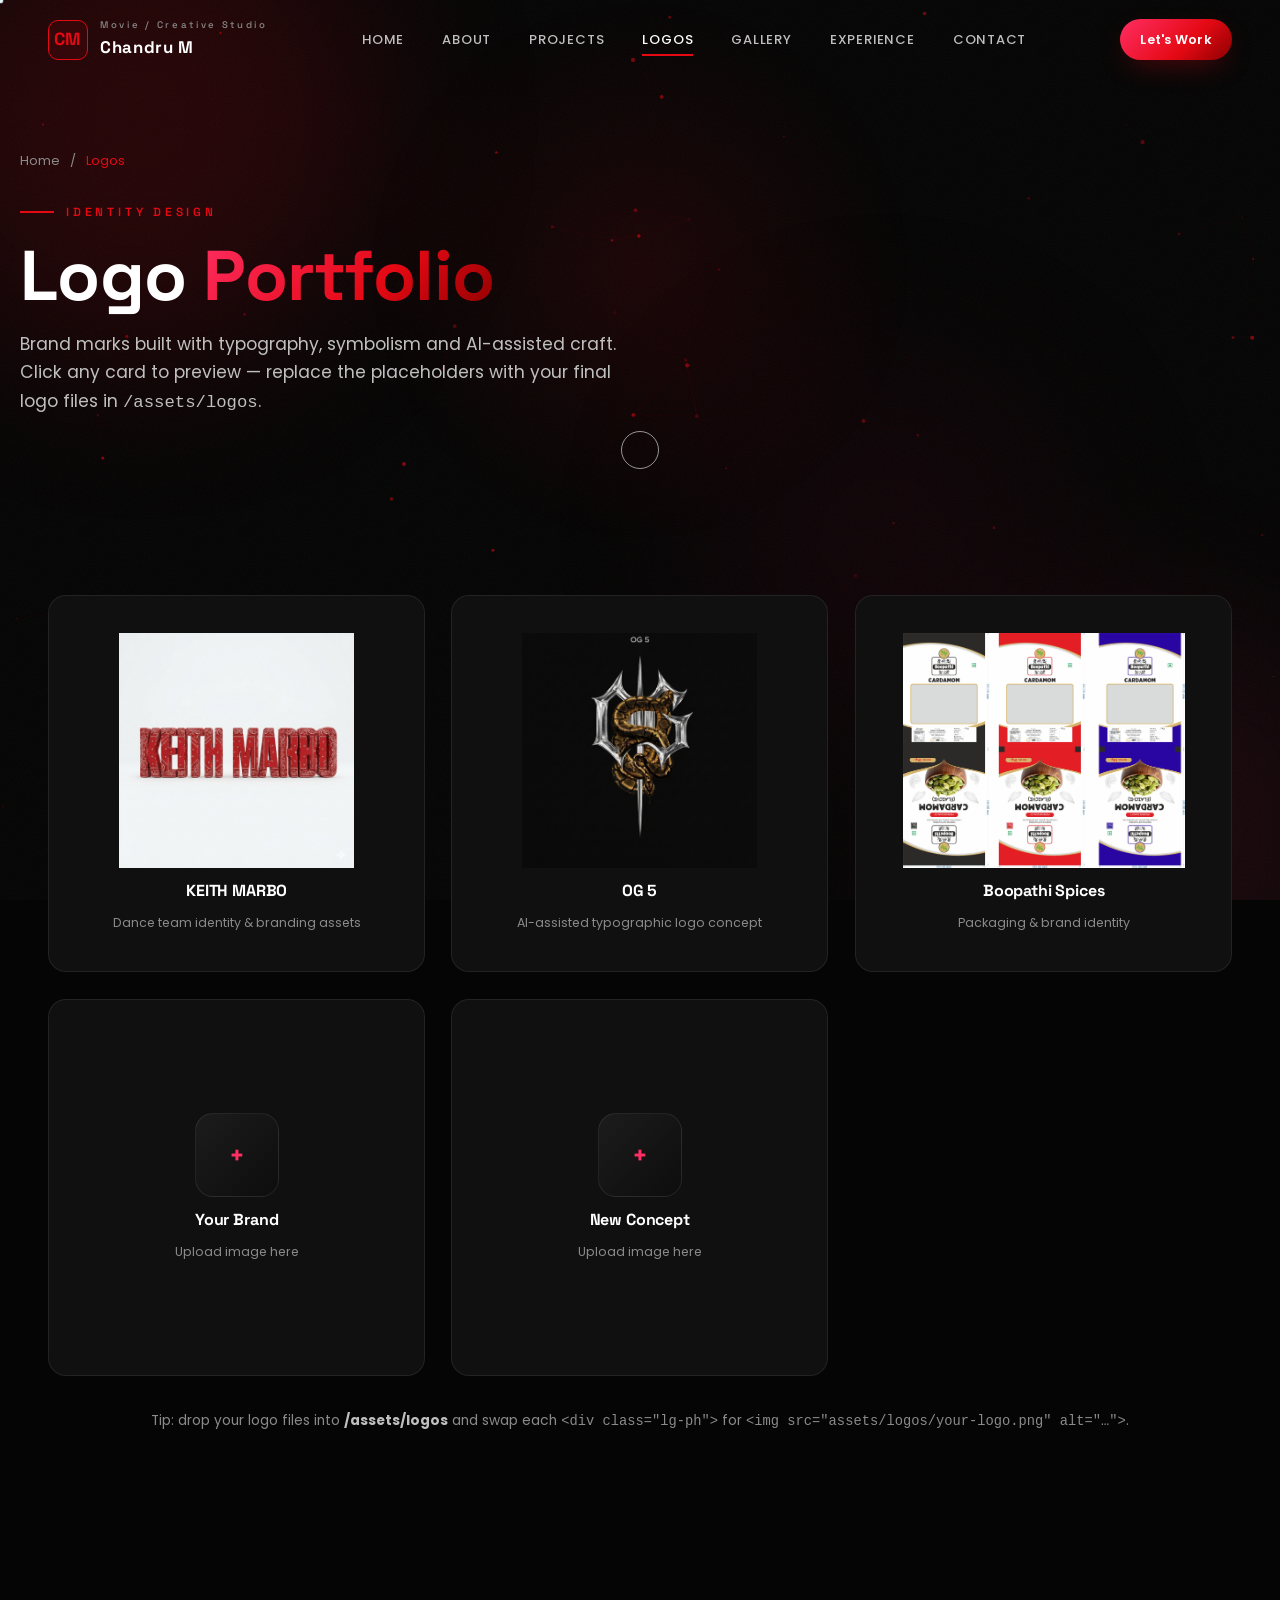
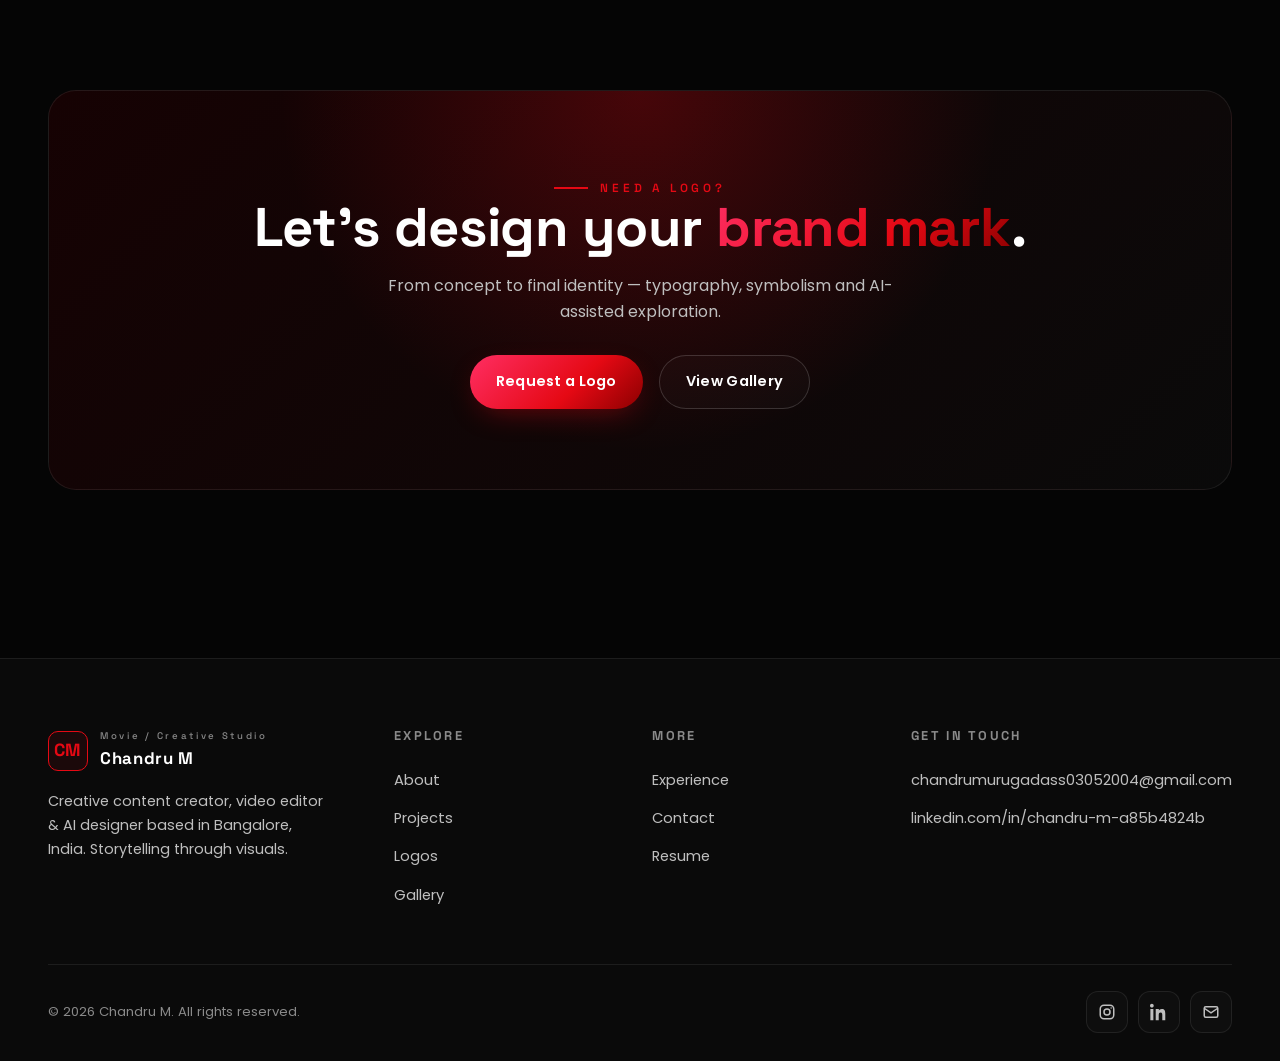
<file: logos.html>
<!DOCTYPE html>
<html lang="en">
<head>
  <meta charset="UTF-8" />
  <meta name="viewport" content="width=device-width, initial-scale=1.0" />
  <title>Logos — Chandru M | Logo & Brand Identity Design</title>
  <meta name="description" content="Logo & brand identity portfolio by Chandru M — KEITH MARBO, OG 5, Boopathi Spices and more. Upload-ready placeholder grid." />
  <meta name="theme-color" content="#050505" />
  <link rel="icon" href="data:image/svg+xml,%3Csvg xmlns='http://www.w3.org/2000/svg' viewBox='0 0 100 100'%3E%3Crect width='100' height='100' rx='22' fill='%23050505'/%3E%3Ctext x='50' y='68' font-family='Arial' font-size='54' font-weight='bold' fill='%23e50914' text-anchor='middle'%3ECM%3C/text%3E%3C/svg%3E" />
  <link rel="preconnect" href="https://fonts.googleapis.com" />
  <link rel="preconnect" href="https://fonts.gstatic.com" crossorigin />
  <link href="https://fonts.googleapis.com/css2?family=Poppins:wght@300;400;500;600;700&family=Space+Grotesk:wght@400;500;600;700&display=swap" rel="stylesheet" />
  <link rel="stylesheet" href="css/style.css" />
  <link rel="stylesheet" href="css/animations.css" />
  <link rel="stylesheet" href="css/responsive.css" />
</head>
<body>
  <div id="loader"><div class="loader-logo">CHANDRU<span>.</span>M</div><div class="loader-bar"><i></i></div><div class="loader-pct">000 %</div></div>
  <div class="cursor-dot"></div><div class="cursor-ring"></div><div class="scroll-progress"></div>
  <div class="fx-spotlight"></div><div class="fx-noise"></div>
  <div class="fx-gradient"><span></span><span></span><span></span></div>
  <canvas id="particles"></canvas>

  <header class="site-header">
    <div class="container nav">
      <a href="index.html" class="brand" data-magnetic><span class="mark">CM</span><span><small>Movie / Creative Studio</small><b>Chandru M</b></span></a>
      <nav class="nav-links" aria-label="Primary">
        <a href="index.html">Home</a><a href="about.html">About</a><a href="projects.html">Projects</a>
        <a href="logos.html">Logos</a><a href="gallery.html">Gallery</a><a href="experience.html">Experience</a><a href="contact.html">Contact</a>
      </nav>
      <div class="nav-cta"><a href="contact.html" class="btn btn-primary btn-sm" data-magnetic>Let's Work</a>
        <button class="menu-toggle" aria-label="Toggle menu"><span></span><span></span><span></span></button></div>
    </div>
  </header>

  <main>
    <section class="page-hero container">
      <div class="breadcrumb"><a href="index.html">Home</a> / <span>Logos</span></div>
      <span class="eyebrow">Identity Design</span>
      <h1>Logo <span class="text-grad">Portfolio</span></h1>
      <p>Brand marks built with typography, symbolism and AI-assisted craft. Click any card to preview — replace the placeholders with your final logo files in <code>/assets/logos</code>.</p>
    </section>

    <section class="section container">
      <div class="grid cards-3">
        <div class="logo-card" id="keith-marbo" data-reveal data-lightbox="KEITH MARBO — Dance Team Logo">
          <img src="assets/logos/keith Marbo logo.png" alt="KEITH MARBO Logo">
          <h4>KEITH MARBO</h4><span class="desc">Dance team identity & branding assets</span>
          <div class="view"><span>Preview</span></div>
        </div>
        <div class="logo-card" id="og-5" data-reveal data-delay="1" data-lightbox="OG 5 — AI-Assisted Logo">
          <img src="assets/logos/OG 5.png" alt="OG 5 Logo">
          <h4>OG 5</h4><span class="desc">AI-assisted typographic logo concept</span>
          <div class="view"><span>Preview</span></div>
        </div>
        <div class="logo-card" id="boopathi-spices" data-reveal data-delay="2" data-lightbox="Boopathi Spices — Brand Mark">
          <img src="assets/gallery/Boopathi Packaging.jpg" alt="Boopathi Spices Logo">
          <h4>Boopathi Spices</h4><span class="desc">Packaging & brand identity</span>
          <div class="view"><span>Preview</span></div>
        </div>
        <div class="logo-card" data-reveal data-lightbox="Your Brand — Placeholder">
          <div class="lg-ph">+</div><h4>Your Brand</h4><span class="desc">Upload image here</span>
          <div class="view"><span>Add Logo</span></div>
        </div>
        <div class="logo-card" data-reveal data-delay="1" data-lightbox="Your Brand — Placeholder">
          <div class="lg-ph">+</div><h4>New Concept</h4><span class="desc">Upload image here</span>
          <div class="view"><span>Add Logo</span></div>
        </div>
      </div>

      <p style="text-align:center;color:var(--text-3);font-size:0.86rem;margin-top:34px" data-reveal>
        Tip: drop your logo files into <strong style="color:var(--text-2)">/assets/logos</strong> and swap each
        <code>&lt;div class="lg-ph"&gt;</code> for <code>&lt;img src="assets/logos/your-logo.png" alt="…"&gt;</code>.
      </p>
    </section>

    <!-- CTA -->
    <section class="section container">
      <div class="cta-band" data-reveal>
        <span class="eyebrow center">Need a logo?</span>
        <h2>Let's design your <span class="text-grad">brand mark</span>.</h2>
        <p>From concept to final identity — typography, symbolism and AI-assisted exploration.</p>
        <div class="cta-actions"><a href="contact.html" class="btn btn-primary" data-magnetic>Request a Logo</a><a href="gallery.html" class="btn btn-ghost" data-magnetic>View Gallery</a></div>
      </div>
    </section>
  </main>

  <footer class="site-footer">
    <div class="container">
      <div class="footer-grid">
        <div class="footer-brand"><a href="index.html" class="brand"><span class="mark">CM</span><span><small>Movie / Creative Studio</small><b>Chandru M</b></span></a>
          <p>Creative content creator, video editor & AI designer based in Bangalore, India. Storytelling through visuals.</p></div>
        <div class="footer-col"><h4>Explore</h4><a href="about.html">About</a><a href="projects.html">Projects</a><a href="logos.html">Logos</a><a href="gallery.html">Gallery</a></div>
        <div class="footer-col"><h4>More</h4><a href="experience.html">Experience</a><a href="contact.html">Contact</a><a href="assets/resume/Chandru-M-Resume.pdf" download>Resume</a></div>
        <div class="footer-col"><h4>Get in touch</h4><a href="mailto:chandrumurugadass03052004@gmail.com">chandrumurugadass03052004@gmail.com</a><a href="https://www.linkedin.com/in/chandru-m-a85b4824b" target="_blank" rel="noopener">linkedin.com/in/chandru-m-a85b4824b</a></div>
      </div>
      <div class="footer-bottom"><span>© <span data-year>2026</span> Chandru M. All rights reserved.</span>
        <div class="footer-socials">
          <a href="https://www.instagram.com/_charming_chan_/?hl=en" target="_blank" rel="noopener" class="social-ico" aria-label="Instagram"><svg viewBox="0 0 24 24" fill="none" stroke="currentColor" stroke-width="2"><rect x="3" y="3" width="18" height="18" rx="5"/><circle cx="12" cy="12" r="4"/><circle cx="17.5" cy="6.5" r="1" fill="currentColor" stroke="none"/></svg></a>
          <a href="https://www.linkedin.com/in/chandru-m-a85b4824b" target="_blank" rel="noopener" class="social-ico" aria-label="LinkedIn"><svg viewBox="0 0 24 24" fill="currentColor"><path d="M4.98 3.5C4.98 4.88 3.87 6 2.5 6S0 4.88 0 3.5 1.12 1 2.5 1s2.48 1.12 2.48 2.5zM.5 8h4V23h-4V8zm7.5 0h3.8v2.05h.05c.53-1 1.83-2.05 3.76-2.05 4.02 0 4.76 2.65 4.76 6.1V23h-4v-6.6c0-1.57-.03-3.6-2.2-3.6-2.2 0-2.54 1.72-2.54 3.49V23h-4V8z"/></svg></a>
          <a href="contact.html" class="social-ico" aria-label="Email"><svg viewBox="0 0 24 24" fill="none" stroke="currentColor" stroke-width="2"><rect x="3" y="5" width="18" height="14" rx="2"/><path d="M3 7l9 6 9-6"/></svg></a>
        </div>
      </div>
    </div>
  </footer>
  <button class="to-top" aria-label="Back to top"><svg viewBox="0 0 24 24" width="20" height="20" fill="none" stroke="currentColor" stroke-width="2"><path d="M12 19V5m-7 7l7-7 7 7"/></svg></button>
  <script src="js/script.js"></script>
  <script src="js/animation.js"></script>
</body>
</html>
</file>
<file: css/style.css>
/* =====================================================================
   CHANDRU M — Premium Portfolio
   style.css — Core design system, layout & components
   Author: Senior Frontend / UI-UX (cinematic dark theme)
   ===================================================================== */

/* ---------- 1. Design Tokens ---------- */
:root {
  /* Color palette */
  --bg: #050505;
  --bg-soft: #0a0a0a;
  --card: #101010;
  --card-2: #141414;
  --accent: #e50914;
  --accent-2: #ff2e63;
  --accent-glow: rgba(229, 9, 20, 0.45);
  --text: #ffffff;
  --text-2: #bfbfbf;
  --text-3: #8a8a8a;
  --border: rgba(255, 255, 255, 0.08);
  --border-strong: rgba(255, 255, 255, 0.16);

  /* Gradients */
  --grad-accent: linear-gradient(135deg, #ff2e63 0%, #e50914 60%, #8b0000 100%);
  --grad-chrome: linear-gradient(180deg, #ffffff 0%, #d6d6d6 45%, #8e8e8e 55%, #f2f2f2 100%);
  --grad-line: linear-gradient(90deg, transparent, var(--accent), transparent);

  /* Typography */
  --font-body: "Poppins", system-ui, -apple-system, Segoe UI, Roboto, sans-serif;
  --font-display: "Space Grotesk", "Poppins", sans-serif;

  /* Spacing / sizing */
  --maxw: 1240px;
  --radius: 18px;
  --radius-sm: 12px;
  --radius-lg: 28px;
  --header-h: 80px;

  /* Motion */
  --ease: cubic-bezier(0.22, 1, 0.36, 1);
  --ease-soft: cubic-bezier(0.4, 0, 0.2, 1);
  --t-fast: 0.25s;
  --t-med: 0.45s;
  --t-slow: 0.8s;

  /* Shadows */
  --shadow-card: 0 24px 60px -28px rgba(0, 0, 0, 0.9);
  --shadow-glow: 0 0 40px -6px var(--accent-glow);
}

/* ---------- 2. Reset & Base ---------- */
*,
*::before,
*::after { box-sizing: border-box; margin: 0; padding: 0; }

html { scroll-behavior: smooth; -webkit-text-size-adjust: 100%; }

body {
  font-family: var(--font-body);
  background: var(--bg);
  color: var(--text);
  line-height: 1.65;
  font-weight: 400;
  overflow-x: hidden;
  min-height: 100vh;
  -webkit-font-smoothing: antialiased;
  -moz-osx-font-smoothing: grayscale;
}

a { color: inherit; text-decoration: none; }
img { max-width: 100%; display: block; }
button { font-family: inherit; cursor: pointer; border: none; background: none; color: inherit; }
ul { list-style: none; }
input, textarea, select { font-family: inherit; }

::selection { background: var(--accent); color: #fff; }

/* Custom scrollbar */
::-webkit-scrollbar { width: 10px; }
::-webkit-scrollbar-track { background: #0a0a0a; }
::-webkit-scrollbar-thumb {
  background: linear-gradient(var(--accent), #6e0309);
  border-radius: 10px;
  border: 2px solid #0a0a0a;
}
::-webkit-scrollbar-thumb:hover { background: var(--accent-2); }

/* ---------- 3. Typography ---------- */
h1, h2, h3, h4, h5 { font-family: var(--font-display); font-weight: 700; line-height: 1.08; letter-spacing: -0.01em; }
h1 { font-size: clamp(2.6rem, 7vw, 5.4rem); }
h2 { font-size: clamp(2rem, 4.5vw, 3.4rem); }
h3 { font-size: clamp(1.3rem, 2.4vw, 1.9rem); }
p { color: var(--text-2); }

.eyebrow {
  font-family: var(--font-display);
  text-transform: uppercase;
  letter-spacing: 0.32em;
  font-size: 0.74rem;
  font-weight: 600;
  color: var(--accent);
  display: inline-flex;
  align-items: center;
  gap: 12px;
}
.eyebrow::before {
  content: "";
  width: 34px; height: 2px;
  background: var(--accent);
  display: inline-block;
}

.text-grad { background: var(--grad-accent); -webkit-background-clip: text; background-clip: text; color: transparent; }
.text-chrome {
  background: var(--grad-chrome);
  -webkit-background-clip: text; background-clip: text; color: transparent;
  filter: drop-shadow(0 4px 18px rgba(0,0,0,0.5));
}

/* ---------- 4. Layout ---------- */
.container { width: 100%; max-width: var(--maxw); margin: 0 auto; padding: 0 28px; }
.section { padding-top: clamp(70px, 10vw, 140px); padding-bottom: clamp(70px, 10vw, 140px); position: relative; }
.section-head { max-width: 720px; margin-bottom: 56px; }
.section-head.center { margin-left: auto; margin-right: auto; text-align: center; }
.section-head .eyebrow.center { justify-content: center; }
.section-head h2 { margin: 18px 0 14px; }
.section-head p { font-size: 1.05rem; }

.grid { display: grid; gap: 26px; }
.divider { height: 1px; background: var(--border); width: 100%; }

/* ---------- 5. Loading Screen ---------- */
#loader {
  position: fixed; inset: 0; z-index: 9999;
  background: var(--bg);
  display: flex; flex-direction: column; align-items: center; justify-content: center;
  gap: 26px;
  transition: opacity 0.6s var(--ease), visibility 0.6s;
}
#loader.hidden { opacity: 0; visibility: hidden; }
.loader-logo {
  font-family: var(--font-display);
  font-size: 2.4rem; font-weight: 700;
  letter-spacing: 0.08em;
  color: #fff;
  display: flex; align-items: center; gap: 4px;
}
.loader-logo span { color: var(--accent); }
.loader-bar { width: 220px; height: 3px; background: rgba(255,255,255,0.1); border-radius: 4px; overflow: hidden; }
.loader-bar i { display: block; height: 100%; width: 0; background: var(--grad-accent); border-radius: 4px; }
.loader-pct { font-family: var(--font-display); font-size: 0.8rem; letter-spacing: 0.3em; color: var(--text-3); }

/* ---------- 6. Custom Cursor ---------- */
.cursor-dot, .cursor-ring {
  position: fixed; top: 0; left: 0; z-index: 9998;
  border-radius: 50%; pointer-events: none;
  transform: translate(-50%, -50%);
  mix-blend-mode: difference;
}
.cursor-dot { width: 7px; height: 7px; background: #fff; transition: width .2s, height .2s; }
.cursor-ring {
  width: 38px; height: 38px; border: 1.5px solid rgba(255,255,255,0.6);
  transition: transform 0.16s var(--ease-soft), width .25s, height .25s, border-color .25s;
}
.cursor-ring.hover { width: 60px; height: 60px; border-color: var(--accent); }
.cursor-dot.hover { width: 0; height: 0; }
@media (hover: none), (pointer: coarse) { .cursor-dot, .cursor-ring { display: none; } }

/* ---------- 7. Scroll Progress ---------- */
.scroll-progress {
  position: fixed; top: 0; left: 0; height: 3px; width: 0%;
  background: var(--grad-accent); z-index: 9997;
  box-shadow: 0 0 12px var(--accent-glow);
}

/* ---------- 8. Mouse Spotlight & Background FX ---------- */
.fx-spotlight {
  position: fixed; inset: 0; z-index: 0; pointer-events: none;
  background: radial-gradient(420px circle at var(--mx, 50%) var(--my, 30%), rgba(229,9,20,0.10), transparent 65%);
  transition: background 0.1s linear;
}
.fx-noise {
  position: fixed; inset: 0; z-index: 1; pointer-events: none; opacity: 0.04;
  background-image: url("data:image/svg+xml,%3Csvg xmlns='http://www.w3.org/2000/svg' width='160' height='160'%3E%3Cfilter id='n'%3E%3CfeTurbulence type='fractalNoise' baseFrequency='0.85' numOctaves='3' stitchTiles='stitch'/%3E%3C/filter%3E%3Crect width='100%25' height='100%25' filter='url(%23n)'/%3E%3C/svg%3E");
}
.fx-gradient {
  position: fixed; inset: 0; z-index: 0; pointer-events: none; overflow: hidden;
}
.fx-gradient span {
  position: absolute; border-radius: 50%; filter: blur(90px); opacity: 0.5;
}
.fx-gradient span:nth-child(1) { width: 480px; height: 480px; background: rgba(229,9,20,0.30); top: -120px; left: -100px; }
.fx-gradient span:nth-child(2) { width: 420px; height: 420px; background: rgba(255,46,99,0.18); bottom: -140px; right: -80px; }
.fx-gradient span:nth-child(3) { width: 360px; height: 360px; background: rgba(120,0,40,0.22); top: 40%; left: 55%; }

#particles { position: fixed; inset: 0; z-index: 0; pointer-events: none; }

main, footer, .site-header { position: relative; z-index: 2; }

/* ---------- 9. Header / Navigation ---------- */
.site-header {
  position: fixed; top: 0; left: 0; right: 0; z-index: 1000;
  height: var(--header-h);
  display: flex; align-items: center;
  transition: background var(--t-med) var(--ease), height var(--t-med), border-color var(--t-med);
  border-bottom: 1px solid transparent;
}
.site-header.scrolled {
  height: 66px;
  background: rgba(7,7,7,0.72);
  backdrop-filter: blur(18px) saturate(140%);
  -webkit-backdrop-filter: blur(18px) saturate(140%);
  border-bottom: 1px solid var(--border);
}
.nav { display: flex; align-items: center; justify-content: space-between; width: 100%; }
.brand { display: flex; align-items: center; gap: 12px; font-family: var(--font-display); font-weight: 700; letter-spacing: 0.04em; }
.brand .mark {
  width: 40px; height: 40px; display: grid; place-items: center;
  border: 1.5px solid var(--accent); border-radius: 10px;
  color: var(--accent); font-size: 1.1rem; font-weight: 700;
  background: rgba(229,9,20,0.08);
  transition: transform var(--t-fast) var(--ease), box-shadow var(--t-fast);
}
.brand:hover .mark { transform: rotate(-6deg) scale(1.05); box-shadow: var(--shadow-glow); }
.brand small { display: block; font-size: 0.6rem; letter-spacing: 0.28em; color: var(--text-3); font-weight: 500; }
.brand b { font-size: 1.05rem; }

.nav-links { display: flex; align-items: center; gap: 6px; }
.nav-links a {
  position: relative; padding: 10px 16px; font-size: 0.82rem; font-weight: 500;
  letter-spacing: 0.06em; text-transform: uppercase; color: var(--text-2);
  transition: color var(--t-fast);
}
.nav-links a::after {
  content: ""; position: absolute; left: 16px; right: 16px; bottom: 4px; height: 2px;
  background: var(--accent); transform: scaleX(0); transform-origin: left;
  transition: transform var(--t-med) var(--ease);
}
.nav-links a:hover, .nav-links a.active { color: #fff; }
.nav-links a:hover::after, .nav-links a.active::after { transform: scaleX(1); }

.nav-cta { display: flex; align-items: center; gap: 14px; }
.menu-toggle { display: none; width: 44px; height: 44px; border-radius: 10px; border: 1px solid var(--border); }
.menu-toggle span { display: block; width: 20px; height: 2px; background: #fff; margin: 4px auto; transition: var(--t-fast); }
.menu-toggle.open span:nth-child(1) { transform: translateY(6px) rotate(45deg); }
.menu-toggle.open span:nth-child(2) { opacity: 0; }
.menu-toggle.open span:nth-child(3) { transform: translateY(-6px) rotate(-45deg); }

/* ---------- 10. Buttons ---------- */
.btn {
  position: relative; display: inline-flex; align-items: center; gap: 10px;
  padding: 14px 26px; border-radius: 50px; font-weight: 600; font-size: 0.9rem;
  letter-spacing: 0.02em; overflow: hidden; isolation: isolate;
  transition: transform var(--t-fast) var(--ease), box-shadow var(--t-fast), color var(--t-fast);
}
.btn svg, .btn .ico { width: 18px; height: 18px; }
.btn-primary { background: var(--grad-accent); color: #fff; box-shadow: 0 10px 30px -10px var(--accent-glow); }
.btn-primary:hover { transform: translateY(-3px); box-shadow: 0 18px 40px -12px var(--accent-glow); }
.btn-ghost { border: 1.5px solid var(--border-strong); color: #fff; background: rgba(255,255,255,0.02); }
.btn-ghost:hover { transform: translateY(-3px); border-color: var(--accent); color: #fff; }
.btn-sm { padding: 10px 20px; font-size: 0.8rem; }
.btn .play { width: 26px; height: 26px; border-radius: 50%; background: rgba(255,255,255,0.22); display: grid; place-items: center; }

/* Ripple */
.ripple { position: absolute; border-radius: 50%; background: rgba(255,255,255,0.35); transform: scale(0); animation: ripple .6s var(--ease) forwards; pointer-events: none; }

/* ---------- 11. Hero ---------- */
.hero { min-height: 100vh; display: flex; align-items: center; padding-top: var(--header-h); position: relative; }
.hero-grid { display: grid; grid-template-columns: 1.15fr 0.85fr; gap: 40px; align-items: center; width: 100%; }
.hero-copy { max-width: 640px; }
.hero h1 { margin: 18px 0 6px; line-height: 0.95; }
.hero h1 .line { display: block; overflow: hidden; }
.hero .roles {
  font-family: var(--font-display); font-weight: 600; font-size: clamp(1.1rem, 2.4vw, 1.7rem);
  color: var(--text); margin: 10px 0 4px; min-height: 1.6em; display: flex; align-items: center; gap: 6px;
}
.hero .roles .typed { color: var(--accent-2); }
.hero .roles .caret { width: 3px; height: 1.3em; background: var(--accent); display: inline-block; animation: blink 1s steps(1) infinite; }
.hero .lede { font-size: 1.05rem; margin: 18px 0 30px; max-width: 520px; }
.hero-actions { display: flex; flex-wrap: wrap; gap: 16px; margin-bottom: 36px; }

.socials { display: flex; align-items: center; gap: 14px; }
.socials .label { font-size: 0.68rem; letter-spacing: 0.28em; text-transform: uppercase; color: var(--text-3); }
.social-ico {
  width: 42px; height: 42px; border-radius: 12px; display: grid; place-items: center;
  border: 1px solid var(--border); background: rgba(255,255,255,0.02); color: var(--text-2);
  transition: transform var(--t-fast) var(--ease), color var(--t-fast), border-color var(--t-fast), background var(--t-fast);
}
.social-ico:hover { transform: translateY(-4px); color: #fff; border-color: var(--accent); background: rgba(229,9,20,0.12); }
.social-ico svg { width: 18px; height: 18px; }

/* Hero portrait */
.hero-visual { position: relative; display: grid; place-items: center; }
.portrait-wrap { position: relative; width: min(420px, 90%); aspect-ratio: 3/4; }
.portrait-glow {
  position: absolute; inset: -8% -4% 0 -4%; border-radius: 50% 50% 46% 46%;
  background: radial-gradient(circle at 50% 42%, rgba(229,9,20,0.55), rgba(229,9,20,0.08) 55%, transparent 72%);
  filter: blur(8px); z-index: 0;
}
.portrait-disc {
  position: absolute; inset: 6% 0 0 0; border-radius: 50%;
  background: radial-gradient(circle, rgba(229,9,20,0.9), #4a0207 70%, transparent 72%);
  z-index: 0; box-shadow: var(--shadow-glow);
}
.portrait-img {
  position: relative; z-index: 2; width: 100%; height: 100%; object-fit: contain; object-position: bottom center;
  filter: drop-shadow(0 30px 50px rgba(0,0,0,0.6));
}
.portrait-badge {
  position: absolute; z-index: 3; right: -8px; top: 12%;
  background: rgba(16,16,16,0.7); backdrop-filter: blur(10px);
  border: 1px solid var(--border); border-radius: 14px; padding: 12px 16px;
  display: flex; flex-direction: column; gap: 2px;
}
.portrait-badge b { font-family: var(--font-display); font-size: 1.4rem; color: var(--accent-2); }
.portrait-badge small { font-size: 0.62rem; letter-spacing: 0.18em; text-transform: uppercase; color: var(--text-3); }
.portrait-badge.b2 { right: auto; left: -10px; top: auto; bottom: 16%; }

.hero-scroll {
  position: absolute; bottom: 26px; left: 50%; transform: translateX(-50%);
  display: flex; flex-direction: column; align-items: center; gap: 8px;
  font-size: 0.64rem; letter-spacing: 0.3em; text-transform: uppercase; color: var(--text-3);
}
.hero-scroll .mouse { width: 24px; height: 38px; border: 2px solid var(--border-strong); border-radius: 14px; position: relative; }
.hero-scroll .mouse::before { content: ""; position: absolute; top: 7px; left: 50%; transform: translateX(-50%); width: 4px; height: 7px; border-radius: 4px; background: var(--accent); animation: scrollDot 1.6s infinite; }

/* ---------- 12. Glass Card base ---------- */
.glass {
  background: linear-gradient(160deg, rgba(255,255,255,0.05), rgba(255,255,255,0.01));
  border: 1px solid var(--border);
  border-radius: var(--radius);
  backdrop-filter: blur(12px);
  -webkit-backdrop-filter: blur(12px);
}

/* Marquee strip */
.marquee { overflow: hidden; border-top: 1px solid var(--border); border-bottom: 1px solid var(--border); padding: 18px 0; background: var(--bg-soft); }
.marquee-track { display: flex; gap: 60px; width: max-content; animation: marquee 26s linear infinite; }
.marquee-track span { font-family: var(--font-display); font-size: 1.2rem; font-weight: 600; color: var(--text-3); display: inline-flex; align-items: center; gap: 60px; white-space: nowrap; }
.marquee-track span::after { content: "✦"; color: var(--accent); }
.marquee:hover .marquee-track { animation-play-state: paused; }

/* ---------- 13. About preview ---------- */
.about-split { display: grid; grid-template-columns: 0.9fr 1.1fr; gap: 56px; align-items: center; }
.about-photo { position: relative; border-radius: var(--radius-lg); overflow: hidden; border: 1px solid var(--border); }
.about-photo img { width: 100%; aspect-ratio: 4/5; object-fit: cover; object-position: top center; }
.about-photo::after { content: ""; position: absolute; inset: 0; background: linear-gradient(180deg, transparent 40%, rgba(5,5,5,0.85)); }
.about-photo .tag { position: absolute; bottom: 18px; left: 18px; z-index: 2; }
.about-photo .tag b { font-family: var(--font-display); font-size: 1.2rem; }
.about-text h2 { margin: 16px 0 18px; }
.about-text p + p { margin-top: 14px; }

.stat-row { display: grid; grid-template-columns: repeat(3, 1fr); gap: 18px; margin-top: 34px; }
.stat { padding: 22px; border-radius: var(--radius-sm); border: 1px solid var(--border); background: var(--card); }
.stat b { font-family: var(--font-display); font-size: clamp(1.8rem, 4vw, 2.6rem); color: #fff; display: block; }
.stat b .plus { color: var(--accent); }
.stat span { font-size: 0.78rem; color: var(--text-3); letter-spacing: 0.04em; }

/* ---------- 14. Cards: Projects ---------- */
.cards-3 { grid-template-columns: repeat(3, 1fr); }
.cards-2 { grid-template-columns: repeat(2, 1fr); }
.cards-4 { grid-template-columns: repeat(4, 1fr); }
.cards-1 { grid-template-columns: 1fr; max-width: 800px; margin: 0 auto; }

.project-card {
  position: relative; border-radius: var(--radius); overflow: hidden;
  background: var(--card); border: 1px solid var(--border);
  transition: transform var(--t-med) var(--ease), border-color var(--t-med), box-shadow var(--t-med);
  display: flex; flex-direction: column;
}
.project-card:hover { transform: translateY(-8px); border-color: var(--border-strong); box-shadow: var(--shadow-card); }
.project-thumb { position: relative; aspect-ratio: 16/10; overflow: hidden; background: linear-gradient(135deg, #1a1a1a, #0c0c0c); }
.project-thumb .ph { position: absolute; inset: 0; display: grid; place-items: center; color: var(--text-3); }
.project-thumb img, .project-thumb video { width: 100%; height: 100%; object-fit: cover; transition: transform var(--t-slow) var(--ease); }
.project-card:hover .project-thumb img, .project-card:hover .project-thumb video { transform: scale(1.08); }
.project-thumb .num { position: absolute; top: 14px; left: 16px; font-family: var(--font-display); font-size: 0.8rem; color: var(--accent); z-index: 2; }
.project-thumb .cat { position: absolute; top: 14px; right: 16px; font-size: 0.64rem; letter-spacing: 0.16em; text-transform: uppercase; padding: 5px 11px; border-radius: 40px; background: rgba(0,0,0,0.55); border: 1px solid var(--border); z-index: 2; }
.project-body { padding: 24px; display: flex; flex-direction: column; gap: 12px; flex: 1; }
.project-body h3 { font-size: 1.25rem; }
.project-body p { font-size: 0.92rem; }
.tags { display: flex; flex-wrap: wrap; gap: 8px; margin-top: auto; }
.tag-chip { font-size: 0.68rem; padding: 5px 11px; border-radius: 40px; background: rgba(255,255,255,0.04); border: 1px solid var(--border); color: var(--text-2); }
.meta-row { display: grid; grid-template-columns: 1fr 1fr; gap: 10px; padding-top: 12px; border-top: 1px solid var(--border); }
.meta-row .k { font-size: 0.64rem; letter-spacing: 0.14em; text-transform: uppercase; color: var(--text-3); }
.meta-row .v { font-size: 0.84rem; color: var(--text); }
.read-more { display: inline-flex; align-items: center; gap: 8px; color: var(--accent-2); font-weight: 600; font-size: 0.84rem; }
.read-more svg { transition: transform var(--t-fast); }
.project-card:hover .read-more svg { transform: translateX(4px); }

/* ---------- 15. Skills ---------- */
.skill-card {
  padding: 26px; border-radius: var(--radius); background: var(--card); border: 1px solid var(--border);
  transition: transform var(--t-med) var(--ease), border-color var(--t-med), background var(--t-med);
}
.skill-card:hover { transform: translateY(-6px); border-color: var(--border-strong); background: var(--card-2); }
.skill-card .ic { width: 52px; height: 52px; border-radius: 14px; display: grid; place-items: center; background: rgba(229,9,20,0.12); color: var(--accent-2); margin-bottom: 18px; }
.skill-card .ic svg { width: 24px; height: 24px; }
.skill-card h3 { font-size: 1.15rem; margin-bottom: 10px; }
.skill-card p { font-size: 0.88rem; }
.skill-card .bars { margin-top: 16px; display: flex; flex-direction: column; gap: 12px; }
.bar { }
.bar .bl { display: flex; justify-content: space-between; font-size: 0.78rem; color: var(--text-2); margin-bottom: 6px; }
.bar .track { height: 6px; border-radius: 6px; background: rgba(255,255,255,0.06); overflow: hidden; }
.bar .fill { height: 100%; width: 0; border-radius: 6px; background: var(--grad-accent); transition: width 1.2s var(--ease); }

.tool-cloud { display: flex; flex-wrap: wrap; gap: 12px; margin-top: 14px; }
.tool-pill {
  display: inline-flex; align-items: center; gap: 8px; padding: 10px 18px; border-radius: 50px;
  border: 1px solid var(--border); background: var(--card); font-size: 0.86rem; color: var(--text-2);
  transition: transform var(--t-fast) var(--ease), color var(--t-fast), border-color var(--t-fast);
}
.tool-pill:hover { transform: translateY(-3px); color: #fff; border-color: var(--accent); }
.tool-pill i { width: 8px; height: 8px; border-radius: 50%; background: var(--accent); }

/* ---------- 16. Process steps ---------- */
.process-grid { grid-template-columns: repeat(4, 1fr); gap: 20px; }
.process-step { padding: 28px 24px; border-radius: var(--radius); border: 1px solid var(--border); background: var(--card); position: relative; overflow: hidden; }
.process-step .n { font-family: var(--font-display); font-size: 3rem; font-weight: 700; color: rgba(255,255,255,0.06); position: absolute; top: 8px; right: 16px; }
.process-step h3 { font-size: 1.1rem; margin-bottom: 10px; }
.process-step p { font-size: 0.88rem; }
.process-step::before { content: ""; position: absolute; left: 0; top: 0; height: 3px; width: 100%; background: var(--grad-accent); transform: scaleX(0); transform-origin: left; transition: transform var(--t-med) var(--ease); }
.process-step:hover::before { transform: scaleX(1); }

/* ---------- 17. Testimonials ---------- */
.quote-card { padding: 32px; border-radius: var(--radius); background: var(--card); border: 1px solid var(--border); position: relative; }
.quote-card .q { font-size: 2.4rem; color: var(--accent); font-family: var(--font-display); line-height: 1; }
.quote-card p { font-size: 1rem; color: var(--text); margin: 12px 0 20px; font-style: italic; }
.quote-card .who { display: flex; align-items: center; gap: 12px; }
.quote-card .who .av { width: 44px; height: 44px; border-radius: 50%; background: var(--grad-accent); display: grid; place-items: center; font-weight: 700; font-family: var(--font-display); }
.quote-card .who b { display: block; font-size: 0.92rem; }
.quote-card .who span { font-size: 0.76rem; color: var(--text-3); }

/* ---------- 18. CTA band ---------- */
.cta-band { position: relative; border-radius: var(--radius-lg); overflow: hidden; padding: clamp(40px, 7vw, 80px); text-align: center; border: 1px solid var(--border); background: linear-gradient(135deg, #160203, #0a0a0a); }
.cta-band::before { content: ""; position: absolute; inset: 0; background: radial-gradient(600px circle at 50% 0%, rgba(229,9,20,0.25), transparent 60%); }
.cta-band > * { position: relative; z-index: 2; }
.cta-band h2 { margin-bottom: 16px; }
.cta-band p { max-width: 540px; margin: 0 auto 30px; }
.cta-actions { display: flex; gap: 16px; justify-content: center; flex-wrap: wrap; }

/* ---------- 19. Footer ---------- */
.site-footer { background: var(--bg-soft); border-top: 1px solid var(--border); padding: 70px 0 30px; margin-top: 40px; }
.footer-grid { display: grid; grid-template-columns: 1.4fr 1fr 1fr 1.2fr; gap: 40px; }
.footer-brand .brand { margin-bottom: 18px; }
.footer-brand p { font-size: 0.9rem; max-width: 280px; }
.footer-col h4 { font-family: var(--font-display); font-size: 0.8rem; letter-spacing: 0.18em; text-transform: uppercase; color: var(--text-3); margin-bottom: 18px; }
.footer-col a { display: block; font-size: 0.92rem; color: var(--text-2); padding: 7px 0; transition: color var(--t-fast), padding var(--t-fast); }
.footer-col a:hover { color: var(--accent-2); padding-left: 6px; }
.footer-bottom { display: flex; align-items: center; justify-content: space-between; flex-wrap: wrap; gap: 16px; margin-top: 50px; padding-top: 26px; border-top: 1px solid var(--border); font-size: 0.82rem; color: var(--text-3); }
.footer-socials { display: flex; gap: 10px; }

/* Back to top */
.to-top {
  position: fixed; right: 26px; bottom: 26px; z-index: 900;
  width: 50px; height: 50px; border-radius: 50%; display: grid; place-items: center;
  background: var(--grad-accent); color: #fff; box-shadow: 0 12px 30px -10px var(--accent-glow);
  opacity: 0; visibility: hidden; transform: translateY(20px) scale(0.8);
  transition: all var(--t-med) var(--ease);
}
.to-top.show { opacity: 1; visibility: visible; transform: translateY(0) scale(1); }
.to-top:hover { transform: translateY(-4px) scale(1.05); }

/* ---------- 20. Page hero (inner pages) ---------- */
.page-hero { padding: calc(var(--header-h) + 70px) 0 50px; position: relative; }
.page-hero .eyebrow { margin-bottom: 16px; }
.page-hero h1 { font-size: clamp(2.4rem, 6vw, 4.4rem); margin-bottom: 16px; }
.page-hero p { font-size: 1.08rem; max-width: 620px; }
.breadcrumb { display: flex; gap: 10px; font-size: 0.8rem; color: var(--text-3); margin-bottom: 24px; align-items: center; }
.breadcrumb a:hover { color: var(--accent-2); }
.breadcrumb span { color: var(--accent); }

/* ---------- 21. Timeline ---------- */
.timeline { position: relative; max-width: 860px; margin: 0 auto; padding-left: 28px; }
.timeline::before { content: ""; position: absolute; left: 7px; top: 6px; bottom: 6px; width: 2px; background: linear-gradient(var(--accent), transparent); }
.tl-item { position: relative; padding: 0 0 44px 36px; }
.tl-item::before { content: ""; position: absolute; left: -3px; top: 6px; width: 16px; height: 16px; border-radius: 50%; background: var(--bg); border: 3px solid var(--accent); box-shadow: 0 0 0 4px rgba(229,9,20,0.15); }
.tl-item:last-child { padding-bottom: 0; }
.tl-date { font-family: var(--font-display); font-size: 0.78rem; letter-spacing: 0.08em; color: var(--accent-2); margin-bottom: 6px; }
.tl-card { padding: 22px 24px; border-radius: var(--radius); border: 1px solid var(--border); background: var(--card); transition: transform var(--t-med) var(--ease), border-color var(--t-med); }
.tl-card:hover { transform: translateX(6px); border-color: var(--border-strong); }
.tl-card h3 { font-size: 1.18rem; margin-bottom: 4px; }
.tl-card .org { color: var(--accent-2); font-size: 0.88rem; font-weight: 500; margin-bottom: 10px; }
.tl-card ul { display: flex; flex-direction: column; gap: 8px; }
.tl-card li { position: relative; padding-left: 18px; font-size: 0.9rem; color: var(--text-2); }
.tl-card li::before { content: ""; position: absolute; left: 0; top: 9px; width: 6px; height: 6px; border-radius: 50%; background: var(--accent); }

/* ---------- 22. Mission/Vision/Values ---------- */
.mvv-grid { grid-template-columns: repeat(3, 1fr); gap: 24px; }
.mvv { padding: 32px 28px; border-radius: var(--radius); border: 1px solid var(--border); background: var(--card); }
.mvv .ic { width: 56px; height: 56px; border-radius: 16px; display: grid; place-items: center; background: rgba(229,9,20,0.12); color: var(--accent-2); margin-bottom: 20px; }
.mvv h3 { margin-bottom: 12px; }

/* ---------- 23. Logos grid ---------- */
.logo-card {
  position: relative; aspect-ratio: 1/1; border-radius: var(--radius); overflow: hidden;
  border: 1px solid var(--border); background: var(--card);
  display: flex; flex-direction: column; align-items: center; justify-content: center; gap: 14px; text-align: center; padding: 20px;
  transition: transform var(--t-med) var(--ease), border-color var(--t-med), box-shadow var(--t-med);
  cursor: pointer;
}
.logo-card:hover { transform: translateY(-6px) scale(1.01); border-color: var(--accent); box-shadow: var(--shadow-card); }
.logo-card .lg-ph { width: 84px; height: 84px; border-radius: 18px; display: grid; place-items: center; background: linear-gradient(135deg, #1c1c1c, #0d0d0d); border: 1px solid var(--border); font-family: var(--font-display); font-weight: 700; font-size: 1.6rem; color: var(--accent-2); }
.logo-card img { width: 100%; height: 70%; object-fit: contain; }
.logo-card h4 { font-size: 1rem; }
.logo-card .desc { font-size: 0.78rem; color: var(--text-3); }
.logo-card .view { position: absolute; inset: 0; display: grid; place-items: center; background: rgba(5,5,5,0.7); opacity: 0; transition: opacity var(--t-med); }
.logo-card:hover .view { opacity: 1; }
.logo-card .view span { padding: 10px 18px; border: 1px solid var(--accent); border-radius: 40px; font-size: 0.8rem; }

/* ---------- 24. Gallery / Masonry ---------- */
.filter-bar { display: flex; flex-wrap: wrap; gap: 10px; margin-bottom: 40px; justify-content: center; }
.filter-btn { padding: 9px 20px; border-radius: 40px; border: 1px solid var(--border); font-size: 0.82rem; color: var(--text-2); background: var(--card); transition: all var(--t-fast); }
.filter-btn.active, .filter-btn:hover { background: var(--grad-accent); color: #fff; border-color: transparent; }
.masonry { columns: 3; column-gap: 22px; }
.masonry .m-item { break-inside: avoid; margin-bottom: 22px; border-radius: var(--radius); overflow: hidden; border: 1px solid var(--border); position: relative; background: var(--card); transition: transform var(--t-med) var(--ease); }
.masonry .m-item:hover { transform: scale(1.015); }
.m-item .ph-box { display: grid; place-items: center; color: var(--text-3); background: linear-gradient(135deg, #181818, #0c0c0c); }
.m-item img { width: 100%; display: block; transition: transform var(--t-slow) var(--ease); }
.m-item:hover img { transform: scale(1.06); }
.m-item .overlay { position: absolute; inset: 0; background: linear-gradient(180deg, transparent 50%, rgba(5,5,5,0.88)); opacity: 0; transition: opacity var(--t-med); display: flex; flex-direction: column; justify-content: flex-end; padding: 20px; }
.m-item:hover .overlay { opacity: 1; }
.m-item .overlay b { font-family: var(--font-display); font-size: 1rem; }
.m-item .overlay span { font-size: 0.74rem; color: var(--accent-2); letter-spacing: 0.1em; text-transform: uppercase; }

/* Video cards */
.video-card { position: relative; border-radius: var(--radius); overflow: hidden; border: 1px solid var(--border); aspect-ratio: 16/9; background: linear-gradient(135deg, #181818, #0a0a0a); display: grid; place-items: center; transition: transform var(--t-med) var(--ease), border-color var(--t-med); cursor: pointer; }
.video-card:hover { transform: translateY(-6px); border-color: var(--accent); }
.video-card .card-video { position: absolute; inset: 0; width: 100%; height: 100%; object-fit: cover; opacity: 0.55; transition: opacity var(--t-med) var(--ease), transform var(--t-slow) var(--ease); z-index: 0; }
.video-card:hover .card-video { opacity: 0.95; transform: scale(1.04); }
.video-card .play-btn { position: relative; width: 72px; height: 72px; border-radius: 50%; background: rgba(229,9,20,0.9); display: grid; place-items: center; box-shadow: 0 0 0 0 var(--accent-glow); animation: pulse 2.4s infinite; z-index: 1; pointer-events: none; }
.video-card .play-btn svg { width: 26px; height: 26px; margin-left: 4px; }
.video-card .v-meta { position: absolute; bottom: 16px; left: 18px; z-index: 1; pointer-events: none; }
.video-card .v-meta b { font-family: var(--font-display); text-shadow: 0 2px 4px rgba(0,0,0,0.8); }
.video-card .v-meta span { display: block; font-size: 0.74rem; color: var(--text-3); text-shadow: 0 1px 2px rgba(0,0,0,0.8); }

/* ---------- 25. Certifications ---------- */
.cert-row { display: flex; flex-direction: column; gap: 16px; }
.cert-card { display: flex; align-items: center; gap: 22px; padding: 22px 26px; border-radius: var(--radius); border: 1px solid var(--border); background: var(--card); transition: transform var(--t-med) var(--ease), border-color var(--t-med); }
.cert-card:hover { transform: translateX(6px); border-color: var(--border-strong); }
.cert-card .badge { width: 56px; height: 56px; border-radius: 14px; flex-shrink: 0; display: grid; place-items: center; background: rgba(229,9,20,0.12); color: var(--accent-2); }
.cert-card .badge svg { width: 26px; height: 26px; }
.cert-card .ct h3 { font-size: 1.05rem; margin-bottom: 2px; }
.cert-card .ct span { font-size: 0.82rem; color: var(--text-3); }
.cert-card .issuer { margin-left: auto; font-size: 0.8rem; color: var(--text-2); text-align: right; }

/* ---------- 26. Contact ---------- */
.contact-grid { display: grid; grid-template-columns: 1fr 1.1fr; gap: 44px; align-items: start; }
.contact-info .info-item { display: flex; gap: 16px; padding: 20px 0; border-bottom: 1px solid var(--border); align-items: center; }
.contact-info .info-item .ic { width: 48px; height: 48px; border-radius: 12px; flex-shrink: 0; display: grid; place-items: center; background: rgba(229,9,20,0.12); color: var(--accent-2); }
.contact-info .info-item small { font-size: 0.72rem; letter-spacing: 0.16em; text-transform: uppercase; color: var(--text-3); }
.contact-info .info-item b { font-weight: 500; }
.form-card { padding: 32px; }
.field { margin-bottom: 20px; }
.field label { display: block; font-size: 0.8rem; color: var(--text-2); margin-bottom: 8px; letter-spacing: 0.04em; }
.field input, .field textarea {
  width: 100%; padding: 14px 16px; border-radius: 12px; background: rgba(255,255,255,0.03);
  border: 1px solid var(--border); color: #fff; font-size: 0.92rem; transition: border-color var(--t-fast), background var(--t-fast);
}
.field input:focus, .field textarea:focus { outline: none; border-color: var(--accent); background: rgba(229,9,20,0.04); }
.field textarea { resize: vertical; min-height: 130px; }
.form-note { font-size: 0.82rem; padding: 12px 16px; border-radius: 10px; margin-top: 14px; display: none; }
.form-note.ok { display: block; background: rgba(40,180,99,0.12); color: #6ee7a8; border: 1px solid rgba(40,180,99,0.3); }
.map-wrap { margin-top: 24px; border-radius: var(--radius); overflow: hidden; border: 1px solid var(--border); height: 240px; position: relative; background: linear-gradient(135deg, #141414, #0a0a0a); display: grid; place-items: center; }
.map-wrap .mp { text-align: center; color: var(--text-3); }
.map-wrap .mp svg { width: 36px; height: 36px; color: var(--accent); margin-bottom: 8px; }

/* ---------- 27. Misc reveal helper baseline ---------- */
[data-reveal] { opacity: 0; transform: translateY(34px); transition: opacity 0.7s var(--ease), transform 0.7s var(--ease); will-change: opacity, transform; }
[data-reveal].in { opacity: 1; transform: none; }
[data-reveal][data-delay="1"] { transition-delay: 0.08s; }
[data-reveal][data-delay="2"] { transition-delay: 0.16s; }
[data-reveal][data-delay="3"] { transition-delay: 0.24s; }
[data-reveal][data-delay="4"] { transition-delay: 0.32s; }
[data-reveal][data-delay="5"] { transition-delay: 0.4s; }

.tilt { transform-style: preserve-3d; transition: transform 0.18s var(--ease-soft); }

/* Lightbox */
.lightbox { position: fixed; inset: 0; z-index: 9990; background: rgba(3,3,3,0.92); backdrop-filter: blur(8px); display: none; align-items: center; justify-content: center; padding: 30px; }
.lightbox.open { display: flex; animation: fadeIn 0.3s var(--ease); }
.lightbox img, .lightbox .lb-ph { max-width: 90vw; max-height: 84vh; border-radius: var(--radius); border: 1px solid var(--border); }
.lightbox .lb-ph { width: 600px; height: 400px; display: grid; place-items: center; background: var(--card); color: var(--text-3); }
.lightbox .lb-close { position: absolute; top: 24px; right: 30px; width: 48px; height: 48px; border-radius: 50%; border: 1px solid var(--border); display: grid; place-items: center; color: #fff; background: rgba(255,255,255,0.05); }
.lightbox .lb-cap { position: absolute; bottom: 30px; left: 50%; transform: translateX(-50%); font-size: 0.9rem; color: var(--text-2); }
</file>
<file: css/animations.css>
/* =====================================================================
   CHANDRU M — Premium Portfolio
   animations.css — Keyframes & motion utilities
   ===================================================================== */

/* ---------- Page load ---------- */
@keyframes fadeUp {
  from { opacity: 0; transform: translateY(40px); }
  to   { opacity: 1; transform: translateY(0); }
}
@keyframes fadeIn {
  from { opacity: 0; }
  to   { opacity: 1; }
}
@keyframes scaleIn {
  from { opacity: 0; transform: scale(0.92); }
  to   { opacity: 1; transform: scale(1); }
}
@keyframes slideInLeft {
  from { opacity: 0; transform: translateX(-50px); }
  to   { opacity: 1; transform: translateX(0); }
}
@keyframes slideInRight {
  from { opacity: 0; transform: translateX(50px); }
  to   { opacity: 1; transform: translateX(0); }
}

/* Hero line reveal */
@keyframes lineReveal {
  from { transform: translateY(110%); }
  to   { transform: translateY(0); }
}

.hero h1 .line span { display: inline-block; animation: lineReveal 0.9s var(--ease) both; }
.page-loaded .hero .eyebrow { animation: fadeUp 0.7s var(--ease) both; }
.page-loaded .hero h1 .line:nth-child(1) span { animation-delay: 0.15s; }
.page-loaded .hero h1 .line:nth-child(2) span { animation-delay: 0.28s; }
.page-loaded .hero .roles { animation: fadeUp 0.7s var(--ease) 0.5s both; }
.page-loaded .hero .lede { animation: fadeUp 0.7s var(--ease) 0.6s both; }
.page-loaded .hero-actions { animation: fadeUp 0.7s var(--ease) 0.72s both; }
.page-loaded .hero .socials { animation: fadeUp 0.7s var(--ease) 0.84s both; }
.page-loaded .hero-visual { animation: scaleIn 1s var(--ease) 0.4s both; }

/* Inner page hero load */
.page-loaded .page-hero .eyebrow { animation: fadeUp 0.6s var(--ease) 0.1s both; }
.page-loaded .page-hero h1 { animation: fadeUp 0.7s var(--ease) 0.2s both; }
.page-loaded .page-hero > .container > p { animation: fadeUp 0.7s var(--ease) 0.32s both; }

/* ---------- Continuous / ambient ---------- */
@keyframes blink { 0%, 50% { opacity: 1; } 51%, 100% { opacity: 0; } }

@keyframes float {
  0%, 100% { transform: translateY(0); }
  50% { transform: translateY(-18px); }
}
@keyframes floatSlow {
  0%, 100% { transform: translateY(0) rotate(0deg); }
  50% { transform: translateY(-26px) rotate(6deg); }
}
.floaty { animation: float 6s ease-in-out infinite; }
.floaty-slow { animation: floatSlow 9s ease-in-out infinite; }

@keyframes spinSlow { to { transform: rotate(360deg); } }

@keyframes pulse {
  0% { box-shadow: 0 0 0 0 var(--accent-glow); }
  70% { box-shadow: 0 0 0 22px rgba(229,9,20,0); }
  100% { box-shadow: 0 0 0 0 rgba(229,9,20,0); }
}

@keyframes glowPulse {
  0%, 100% { opacity: 0.55; }
  50% { opacity: 0.9; }
}
.portrait-disc { animation: glowPulse 5s ease-in-out infinite; }

@keyframes scrollDot {
  0% { opacity: 1; top: 7px; }
  100% { opacity: 0; top: 20px; }
}

@keyframes marquee {
  from { transform: translateX(0); }
  to   { transform: translateX(-50%); }
}

@keyframes ripple {
  to { transform: scale(3.2); opacity: 0; }
}

@keyframes shimmer {
  0% { background-position: -200% 0; }
  100% { background-position: 200% 0; }
}

/* Floating shapes for backgrounds */
.shape { position: absolute; border-radius: 50%; pointer-events: none; opacity: 0.5; }
.shape.ring { border: 1px solid var(--border-strong); background: transparent; }

/* Gradient border animated */
.grad-border {
  position: relative;
}
.grad-border::before {
  content: ""; position: absolute; inset: 0; border-radius: inherit; padding: 1px;
  background: linear-gradient(120deg, var(--accent), transparent 40%, transparent 60%, var(--accent-2));
  -webkit-mask: linear-gradient(#000 0 0) content-box, linear-gradient(#000 0 0);
  -webkit-mask-composite: xor; mask-composite: exclude;
  opacity: 0; transition: opacity var(--t-med);
}
.grad-border:hover::before { opacity: 1; }

/* Counter ready */
.counting { color: var(--text); }

/* Text shimmer (loading skeleton) */
.skeleton {
  background: linear-gradient(90deg, #141414 25%, #1d1d1d 37%, #141414 63%);
  background-size: 400% 100%;
  animation: shimmer 1.4s ease infinite;
}

/* Reduced motion */
@media (prefers-reduced-motion: reduce) {
  *, *::before, *::after {
    animation-duration: 0.001ms !important;
    animation-iteration-count: 1 !important;
    transition-duration: 0.001ms !important;
    scroll-behavior: auto !important;
  }
  [data-reveal] { opacity: 1 !important; transform: none !important; }
}
</file>
<file: css/responsive.css>
/* =====================================================================
   CHANDRU M — Premium Portfolio
   responsive.css — Breakpoints (desktop → mobile)
   ===================================================================== */

/* ---------- Large screens ---------- */
@media (min-width: 1600px) {
  :root { --maxw: 1360px; }
  h1 { font-size: clamp(3rem, 6vw, 6rem); }
}

/* ---------- Laptop / small desktop ---------- */
@media (max-width: 1080px) {
  .cards-4 { grid-template-columns: repeat(2, 1fr); }
  .process-grid { grid-template-columns: repeat(2, 1fr); }
  .masonry { columns: 2; }
  .footer-grid { grid-template-columns: 1.4fr 1fr 1fr; }
  .footer-brand { grid-column: 1 / -1; }
}

/* ---------- Tablet ---------- */
@media (max-width: 900px) {
  .nav-links {
    position: fixed; inset: 0 0 0 auto; width: min(340px, 82vw);
    flex-direction: column; align-items: flex-start; justify-content: center;
    gap: 6px; padding: 80px 30px; background: rgba(8,8,8,0.96);
    backdrop-filter: blur(20px); border-left: 1px solid var(--border);
    transform: translateX(100%); transition: transform var(--t-med) var(--ease); z-index: 1001;
  }
  .nav-links.open { transform: translateX(0); }
  .nav-links a { width: 100%; font-size: 1rem; padding: 14px 8px; }
  .nav-links a::after { display: none; }
  .menu-toggle { display: block; z-index: 1002; }
  .nav-cta .btn { display: none; }

  .hero-grid { grid-template-columns: 1fr; gap: 30px; text-align: center; }
  .hero-copy { max-width: 100%; margin: 0 auto; }
  .hero .roles, .hero .eyebrow, .hero-actions, .socials { justify-content: center; }
  .hero .eyebrow { justify-content: center; }
  .hero .lede { margin-left: auto; margin-right: auto; }
  .hero-visual { order: -1; }
  .portrait-wrap { width: min(320px, 80%); }
  .hero-scroll { display: none; }

  .about-split { grid-template-columns: 1fr; gap: 36px; }
  .about-photo { max-width: 420px; margin: 0 auto; width: 100%; }
  .contact-grid { grid-template-columns: 1fr; }
  .mvv-grid { grid-template-columns: 1fr; }
  .cards-3 { grid-template-columns: repeat(2, 1fr); }

  /* Center page/section headers on tablet/mobile */
  .section-head, .page-hero { text-align: center; margin-left: auto; margin-right: auto; }
  .section-head .eyebrow, .page-hero .eyebrow, .page-hero .breadcrumb { justify-content: center; }
  .page-hero p { margin-left: auto; margin-right: auto; }

  /* Center About preview text block contents on tablet/mobile */
  .about-text { text-align: center; }
  .about-text .eyebrow { justify-content: center; }
  .about-text h2 { text-align: center; }
  .about-text p { text-align: center; margin-left: auto; margin-right: auto; max-width: 600px; }
  .about-text div { text-align: center; }
  .about-text .btn { margin: 0 auto; display: inline-flex; }
}

/* ---------- Mobile ---------- */
@media (max-width: 620px) {
  .container { padding: 0 20px; }
  .section { padding-top: 64px; padding-bottom: 64px; }
  .cards-3, .cards-2, .cards-4 { grid-template-columns: 1fr; }
  .process-grid { grid-template-columns: 1fr; }
  .stat-row { grid-template-columns: 1fr; }
  .masonry { columns: 1; }
  .footer-grid { grid-template-columns: 1fr 1fr; }
  .footer-brand { grid-column: 1 / -1; }
  .footer-bottom { flex-direction: column; text-align: center; }
  .hero h1 { font-size: clamp(2.4rem, 13vw, 3.6rem); }
  .portrait-badge { display: none; }
  .btn { width: 100%; justify-content: center; }
  .hero-actions { width: 100%; }
  .cta-actions .btn, .hero-actions .btn { width: auto; }
  .meta-row { grid-template-columns: 1fr; }
  .to-top { right: 16px; bottom: 16px; }

  /* Center card content on mobile */
  .project-body { text-align: center; }
  .project-body .tags { justify-content: center; }
  .project-body .meta-row { text-align: center; }
  .project-body .read-more { justify-content: center; width: 100%; }

  .skill-card { text-align: center; }
  .skill-card .ic { margin-left: auto; margin-right: auto; }
  
  .process-step { text-align: center; }
  .process-step .n { position: relative; margin-bottom: 10px; top: 0; right: 0; display: block; text-align: center; }

  .mvv { text-align: center; }
  .mvv .ic { margin-left: auto; margin-right: auto; }

  .cert-card { flex-direction: column; text-align: center; justify-content: center; }
  .cert-card .issuer { text-align: center; width: 100%; margin-top: 10px; }
}

@media (max-width: 400px) {
  .cta-actions .btn, .hero-actions .btn { width: 100%; }
  .brand small { display: none; }
}
</file>
